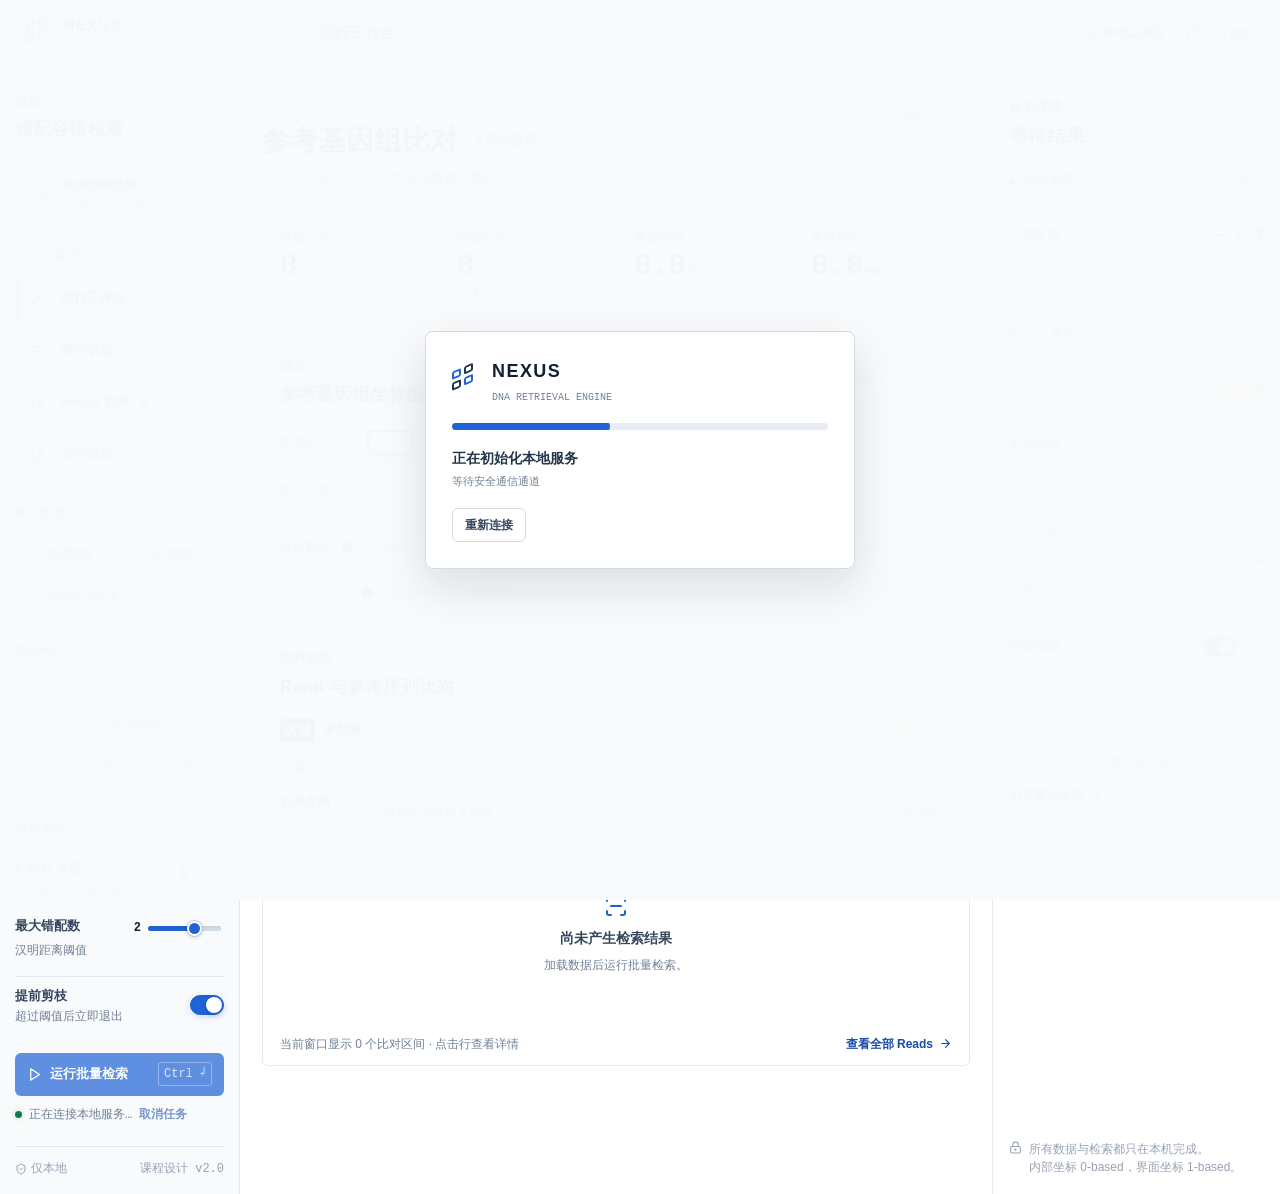
<file: src/dna_retrieval_engine/resources/web/index.html>
<!doctype html>
<html lang="zh-CN">
<head>
  <meta charset="utf-8">
  <meta name="viewport" content="width=device-width, initial-scale=1">
  <meta name="description" content="DNA Retrieval Engine 批量错配容错检索引擎">
  <title>DNA Retrieval Engine · Run workspace</title>
  <link rel="icon" href="data:,">
  <link rel="stylesheet" href="styles.css">
  <link rel="stylesheet" href="pages.css">
  <script src="vendor/lucide.min.js"></script>
</head>
<body class="run-page app-booting">
  <div class="startup-overlay" id="startup-overlay" role="status" aria-live="polite" aria-label="正在启动应用"><div class="startup-panel"><div class="startup-brand"><div class="brand-mark" aria-hidden="true"><span></span><span></span><span></span><span></span></div><div><strong>NEXUS</strong><span>DNA RETRIEVAL ENGINE</span></div></div><div class="startup-progress" aria-hidden="true"><span id="startup-progress-fill"></span></div><div class="startup-status"><strong id="startup-stage">正在加载本地界面</strong><span id="startup-detail">准备 WebView2 与本地服务</span></div><button class="secondary-button" id="startup-retry" type="button" hidden>重新连接</button></div></div>
  <div class="app-shell">
    <header class="topbar">
      <div class="brand-block">
        <div class="brand-mark" aria-hidden="true"><span></span><span></span><span></span><span></span></div>
        <div>
          <div class="brand-name">NEXUS</div>
          <div class="brand-product">DNA RETRIEVAL ENGINE</div>
        </div>
      </div>
      <div class="topbar-context"><strong>运行工作台</strong></div>
      <div class="topbar-meta">
        <span class="workspace-status"><i data-lucide="circle-check" aria-hidden="true"></i> 本地工作区</span>
        <button class="icon-button" type="button" title="打开帮助" aria-label="打开帮助" data-ui-action="help"><i data-lucide="circle-help" aria-hidden="true"></i></button>
        <button class="avatar-button" type="button" title="用户菜单" aria-label="用户菜单" data-ui-action="user-menu">DS</button>
      </div>
    </header>

    <div class="workspace-grid">
      <aside class="control-sidebar" aria-label="运行参数">
        <div class="sidebar-heading">
          <div>
            <div class="eyebrow">项目</div>
            <h1>错配容错检索</h1>
          </div>
          <button class="icon-button subtle" type="button" title="更多项目操作" aria-label="更多项目操作" data-ui-action="project-menu"><i data-lucide="ellipsis" aria-hidden="true"></i></button>
        </div>

        <div class="project-select">
          <div class="project-icon"><i data-lucide="dna" aria-hidden="true"></i></div>
          <div class="project-select-text">
            <strong id="project-name">尚未加载数据</strong>
            <span id="project-meta">课程设计 · 本地项目</span>
          </div>
          <i class="select-chevron" data-lucide="chevron-down" aria-hidden="true"></i>
        </div>

        <nav class="side-pages" aria-label="工作区页面">
          <div class="section-label-row"><span class="section-label">工作区页面</span><span class="section-meta">4 个视图</span></div>
          <a class="side-page is-active" href="index.html" aria-current="page"><span class="side-page-icon"><i data-lucide="play-circle" aria-hidden="true"></i></span><span><strong>运行工作台</strong></span><i class="side-page-arrow" data-lucide="chevron-right" aria-hidden="true"></i></a>
          <a class="side-page" href="pages/index-state.html"><span class="side-page-icon"><i data-lucide="database-zap" aria-hidden="true"></i></span><span><strong>索引状态</strong></span><i class="side-page-arrow" data-lucide="chevron-right" aria-hidden="true"></i></a>
          <a class="side-page" href="pages/reads.html"><span class="side-page-icon"><i data-lucide="list-tree" aria-hidden="true"></i></span><span><strong>Reads 列表 <b id="nav-read-count">0</b></strong></span><i class="side-page-arrow" data-lucide="chevron-right" aria-hidden="true"></i></a>
          <a class="side-page" href="pages/report.html"><span class="side-page-icon"><i data-lucide="file-chart-column" aria-hidden="true"></i></span><span><strong>运行报告</strong></span><i class="side-page-arrow" data-lucide="chevron-right" aria-hidden="true"></i></a>
        </nav>

        <section class="control-section input-section">
          <div class="section-label-row"><span class="section-label">输入数据</span><span class="section-meta" id="input-state-label">未加载</span></div>
          <div class="input-mode-tabs" role="tablist" aria-label="数据输入方式">
            <button class="input-mode-tab is-active" type="button" role="tab" aria-selected="true" data-input-mode="generate">生成数据</button>
            <button class="input-mode-tab" type="button" role="tab" aria-selected="false" data-input-mode="import">导入数据</button>
          </div>
          <div class="input-panel" id="generate-panel">
            <button class="file-field" id="choose-output-button" type="button">
              <i data-lucide="folder-output" aria-hidden="true"></i>
              <span><strong id="output-directory-name">选择保存位置</strong><small id="output-directory-path">将新建唯一数据集子目录</small></span>
              <i class="select-chevron" data-lucide="chevron-right" aria-hidden="true"></i>
            </button>
            <label class="compact-input-label" for="seed-input">随机种子 <span>可选</span></label>
            <input class="compact-input" id="seed-input" type="number" min="0" max="4294967295" placeholder="留空则随机生成" inputmode="numeric">
            <button class="secondary-button input-action" id="generate-button" type="button"><i data-lucide="sparkles" aria-hidden="true"></i> 生成并加载</button>
          </div>
          <div class="input-panel is-hidden" id="import-panel">
            <div class="input-subtabs" role="tablist" aria-label="导入方式">
              <button class="input-subtab is-active" type="button" role="tab" aria-selected="true" data-import-mode="folder">数据集文件夹</button>
              <button class="input-subtab" type="button" role="tab" aria-selected="false" data-import-mode="files">分别选择</button>
            </div>
            <div id="folder-import-panel">
              <button class="file-field" id="choose-dataset-button" type="button"><i data-lucide="folder-search" aria-hidden="true"></i><span><strong id="dataset-directory-name">选择数据集文件夹</strong><small id="dataset-directory-path">自动识别 FASTA / FASTQ / 可选真值</small></span><i class="select-chevron" data-lucide="chevron-right" aria-hidden="true"></i></button>
              <button class="secondary-button input-action" id="load-folder-button" type="button" disabled><i data-lucide="folder-check" aria-hidden="true"></i> 解析并加载</button>
            </div>
            <div class="is-hidden" id="files-import-panel">
              <button class="file-field" id="choose-reference-button" type="button"><i data-lucide="file-code-2" aria-hidden="true"></i><span><strong id="reference-file-name">选择参考序列</strong><small>.fa / .fasta</small></span><i class="select-chevron" data-lucide="chevron-right" aria-hidden="true"></i></button>
              <button class="file-field" id="choose-reads-button" type="button"><i data-lucide="files" aria-hidden="true"></i><span><strong id="reads-file-name">选择 Reads</strong><small>.fq / .fastq</small></span><i class="select-chevron" data-lucide="chevron-right" aria-hidden="true"></i></button>
              <button class="text-button truth-file-button" id="choose-truth-button" type="button"><i data-lucide="badge-check" aria-hidden="true"></i><span id="truth-file-name">选择真值文件（可选）</span></button>
              <button class="secondary-button input-action" id="load-files-button" type="button" disabled><i data-lucide="file-check-2" aria-hidden="true"></i> 加载所选文件</button>
            </div>
          </div>
          <div class="loaded-file-summary" id="loaded-file-summary"><i data-lucide="info" aria-hidden="true"></i><span>生成或导入数据后，四个页面会同步显示真实结果。</span></div>
        </section>

        <section class="control-section parameter-section">
          <div class="section-label-row"><span class="section-label">检索参数</span><span class="section-meta">手写索引</span></div>
          <div class="parameter-row">
            <div><label class="field-label" for="kmer-input">K-mer 长度</label><small class="field-help">作为种子的前缀长度</small></div>
            <div class="stepper" aria-label="K-mer length">
              <button class="stepper-button" type="button" data-step-target="kmer" data-step="-1" title="减小 K-mer"><i data-lucide="minus" aria-hidden="true"></i></button>
              <output id="kmer-output" class="stepper-value">6</output>
              <button class="stepper-button" type="button" data-step-target="kmer" data-step="1" title="增大 K-mer"><i data-lucide="plus" aria-hidden="true"></i></button>
            </div>
          </div>
          <div class="parameter-row">
            <div><label class="field-label" for="mismatch-range">最大错配数</label><small class="field-help">汉明距离阈值</small></div>
            <div class="range-wrap"><output id="mismatch-output">2</output><input id="mismatch-range" type="range" min="0" max="3" value="2" step="1" aria-label="最大错配数"></div>
          </div>
          <label class="toggle-row" for="prune-toggle">
            <span><strong>提前剪枝</strong><small>超过阈值后立即退出</small></span>
            <input id="prune-toggle" type="checkbox" checked>
            <span class="toggle-ui" aria-hidden="true"></span>
          </label>
        </section>

        <div class="sidebar-run">
          <button class="primary-button" id="run-button" type="button" disabled><i data-lucide="play" aria-hidden="true"></i><span>运行批量检索</span><kbd>Ctrl ↵</kbd></button>
          <div class="run-status" aria-live="polite"><span class="status-dot"></span><span id="run-status-text">正在连接本地服务…</span><button class="text-button" id="cancel-task-button" type="button" hidden>取消任务</button></div>
        </div>

        <div class="sidebar-footer">
          <span><i data-lucide="shield-check" aria-hidden="true"></i> 仅本地</span>
          <span>课程设计 v2.0</span>
        </div>
      </aside>

      <main class="main-workspace">
        <div class="workspace-header">
          <div>
            <div class="breadcrumb"><span>运行</span><i data-lucide="chevron-right" aria-hidden="true"></i><span>参考序列比对</span></div>
            <div class="title-line"><h2>参考基因组比对</h2><span class="live-pill" id="workspace-live"><span class="live-dot"></span> 等待数据</span></div>
            <p class="workspace-subtitle">在统一坐标系中检查 <code id="workspace-reference-id">尚未加载参考序列</code> 的容错命中结果。</p>
          </div>
          <div class="header-actions">
            <button class="secondary-button" id="export-button" type="button" disabled><i data-lucide="download" aria-hidden="true"></i> Export</button>
            <button class="icon-button" type="button" id="open-inspector-button" title="打开命中详情" aria-label="打开命中详情" hidden><i data-lucide="panel-right-open" aria-hidden="true"></i></button>
            <button class="icon-button" type="button" title="更多视图选项" aria-label="更多视图选项" data-ui-action="view-menu"><i data-lucide="sliders-horizontal" aria-hidden="true"></i></button>
          </div>
        </div>

        <section class="metric-strip" aria-label="检索摘要">
          <div class="metric"><span class="metric-label">读取片段</span><strong id="metric-read-count">0</strong><span class="metric-note" id="metric-read-note">等待数据集</span></div>
          <div class="metric"><span class="metric-label">容错命中</span><strong id="hit-count">0</strong><span class="metric-note positive" id="metric-hit-note"><i data-lucide="arrow-up-right" aria-hidden="true"></i> 尚未运行</span></div>
          <div class="metric"><span class="metric-label">候选剪枝</span><strong><span id="metric-prune-rate">0.0</span><span class="metric-unit">%</span></strong><span class="metric-note" id="metric-prune-note">等待检索</span></div>
          <div class="metric"><span class="metric-label">最近耗时</span><strong><span id="metric-elapsed">0.0</span><span class="metric-unit">ms</span></strong><span class="metric-note" id="metric-window-note">本地 · 尚未构建索引</span></div>
        </section>

        <section class="visual-panel" aria-labelledby="overview-heading">
          <div class="panel-heading">
              <div><span class="eyebrow">概览</span><h3 id="overview-heading">参考基因组坐标图</h3></div>
            <div class="panel-tools"><div class="overview-scale-control"><button class="icon-button subtle" type="button" id="overview-zoom-out" title="缩小坐标图" aria-label="缩小坐标图"><i data-lucide="minus" aria-hidden="true"></i></button><span id="overview-zoom-label">1×</span><button class="icon-button subtle" type="button" id="overview-zoom-in" title="放大坐标图" aria-label="放大坐标图"><i data-lucide="plus" aria-hidden="true"></i></button></div><span class="coordinate-readout" id="coordinate-readout">未加载 : —</span><button class="icon-button subtle" type="button" title="复制坐标" aria-label="复制坐标" data-ui-action="copy-coordinate"><i data-lucide="copy" aria-hidden="true"></i></button></div>
          </div>
          <div class="overview-scroll" id="overview-scroll"><div class="overview-map" id="overview-map">
            <div class="map-label">参考序列</div>
            <div class="map-track" id="map-track"><div class="map-axis" id="map-axis"><span>0</span><span>0</span><span>0</span><span>0</span><span>0 bp</span></div><div class="genome-line"></div><div class="window-viewport" id="window-viewport" role="slider" aria-label="滑动参考序列窗口" tabindex="0"></div></div>
            <div class="map-label">命中区域</div>
            <div class="map-track hit-track" id="hit-track"><div class="genome-line"></div></div>
          </div></div>
          <div class="window-control"><span class="window-control-label">滑动窗口</span><input id="window-range" type="range" min="0" max="0" value="0" step="1" aria-label="参考序列窗口起点" disabled><output id="window-range-value">—</output><span class="window-control-help">拖动蓝色窗口查看不同位置</span></div>
          <div class="overview-legend"><span><i class="legend-swatch hit"></i> 容错命中</span><span><i class="legend-swatch selected"></i> 当前选中</span><span><i class="legend-swatch mismatch"></i> 错配碱基</span><span class="overview-hint"><i data-lucide="mouse-pointer-2" aria-hidden="true"></i> 点击命中查看详情</span></div>
        </section>

        <section class="visual-panel alignment-panel" aria-labelledby="alignment-heading">
          <div class="panel-heading alignment-heading">
            <div><span class="eyebrow">比对沙盘</span><h3 id="alignment-heading">Read 与参考序列比对</h3></div>
            <div class="alignment-tools">
              <div class="zoom-control"><button class="icon-button subtle" type="button" id="zoom-out" title="缩小序列视图" aria-label="缩小序列视图"><i data-lucide="zoom-out" aria-hidden="true"></i></button><span id="zoom-label">1×</span><button class="icon-button subtle" type="button" id="zoom-in" title="放大序列视图" aria-label="放大序列视图"><i data-lucide="zoom-in" aria-hidden="true"></i></button></div>
              <button class="icon-button subtle" type="button" id="center-view" title="回到选中命中" aria-label="回到选中命中"><i data-lucide="locate-fixed" aria-hidden="true"></i></button>
            </div>
          </div>
          <div class="sequence-toolbar">
            <div class="sequence-location"><span class="location-badge">区域</span><strong id="window-location">未加载:—</strong><span class="location-muted" id="window-size-label">70 bp 窗口</span></div>
            <div class="sequence-legend"><span><i class="legend-chip ref-chip"></i> 参考序列</span><span><i class="legend-chip mismatch-chip"></i> 容错错配</span></div>
          </div>
          <div class="alignment-scroll zoom-1" id="alignment-scroll">
            <div class="ruler-row"><div class="row-label">位置</div><div class="position-ruler" id="position-ruler"></div><div class="row-score">状态</div></div>
            <div class="reference-row"><div class="row-label"><strong>参考序列</strong><small id="alignment-reference-id">未加载</small></div><div class="reference-sequence sequence" id="reference-sequence"></div><div class="row-score"><span class="status-label neutral">参考序列</span></div></div>
            <div class="alignment-divider"></div>
            <div class="read-list" id="read-list"></div>
          </div>
          <div class="alignment-footer"><span id="alignment-summary"><i data-lucide="info" aria-hidden="true"></i> 当前窗口显示 6 条匹配 · 点击行查看详情</span><a class="text-button" href="pages/reads.html">查看全部 Reads <i data-lucide="arrow-right" aria-hidden="true"></i></a></div>
        </section>

      </main>

      <aside class="inspector" aria-label="命中详情">
        <div class="inspector-header"><div><span class="eyebrow">命中详情</span><h2 id="inspector-title">等待结果</h2></div><button class="icon-button subtle" type="button" id="toggle-inspector" title="收起详情" aria-label="收起详情" aria-expanded="true"><i data-lucide="panel-right-close" aria-hidden="true"></i></button></div>
        <div class="inspector-status"><span class="status-dot"></span><strong id="inspector-status">尚未运行</strong><span id="inspector-position">位置 —</span></div>
        <div class="distance-block"><div class="distance-head"><span>汉明距离</span><strong id="distance-value">— / 2</strong></div><div class="distance-bar"><span id="distance-fill" style="width: 0"></span></div><div class="distance-scale"><span>0 完全一致</span><span>允许范围</span><span id="distance-reject-label">&gt; 2 拒绝</span></div></div>
        <div class="inspector-section"><span class="section-label">Read 序列</span><div class="inspector-sequence" id="inspector-sequence"></div><div class="sequence-note"><span>— bp</span><span id="inspector-mismatch-count">等待结果</span></div></div>
        <div class="inspector-section"><span class="section-label">查找路径</span><dl class="trace-list"><div><dt>种子前缀</dt><dd><code id="trace-seed">—</code></dd></div><div><dt>哈希桶</dt><dd id="trace-bucket">—</dd></div><div><dt>候选位置</dt><dd id="trace-candidates">—</dd></div><div><dt>比较字符</dt><dd id="trace-compared">—</dd></div><div><dt>已剪枝</dt><dd id="trace-pruned">—</dd></div></dl></div>
        <div class="inspector-section mismatch-section"><div class="section-label-row"><span class="section-label">错配碱基</span><label class="mini-toggle"><input id="mismatch-toggle" type="checkbox" checked><span>显示</span></label></div><div class="mismatch-list" id="mismatch-list"></div></div>
        <div class="inspector-actions"><button class="secondary-button full-button" type="button" id="copy-result"><i data-lucide="copy" aria-hidden="true"></i> 复制命中摘要</button><button class="text-button full-text-button" type="button" data-ui-action="trace">打开算法追踪 <i data-lucide="arrow-up-right" aria-hidden="true"></i></button></div>
        <div class="inspector-footnote"><i data-lucide="lock-keyhole" aria-hidden="true"></i><span>所有数据与检索都只在本机完成。<br>内部坐标 0-based，界面坐标 1-based。</span></div>
      </aside>
    </div>
  </div>
  <div class="toast" id="toast" role="status" aria-live="polite"></div>
  <script src="bridge-client.js"></script>
  <script src="state-store.js"></script>
  <script src="ui-state.js"></script>
  <script src="router.js"></script>
  <script src="ui-actions.js"></script>
  <script src="app.js"></script>
  <script src="pages.js"></script>
</body>
</html>
</file>
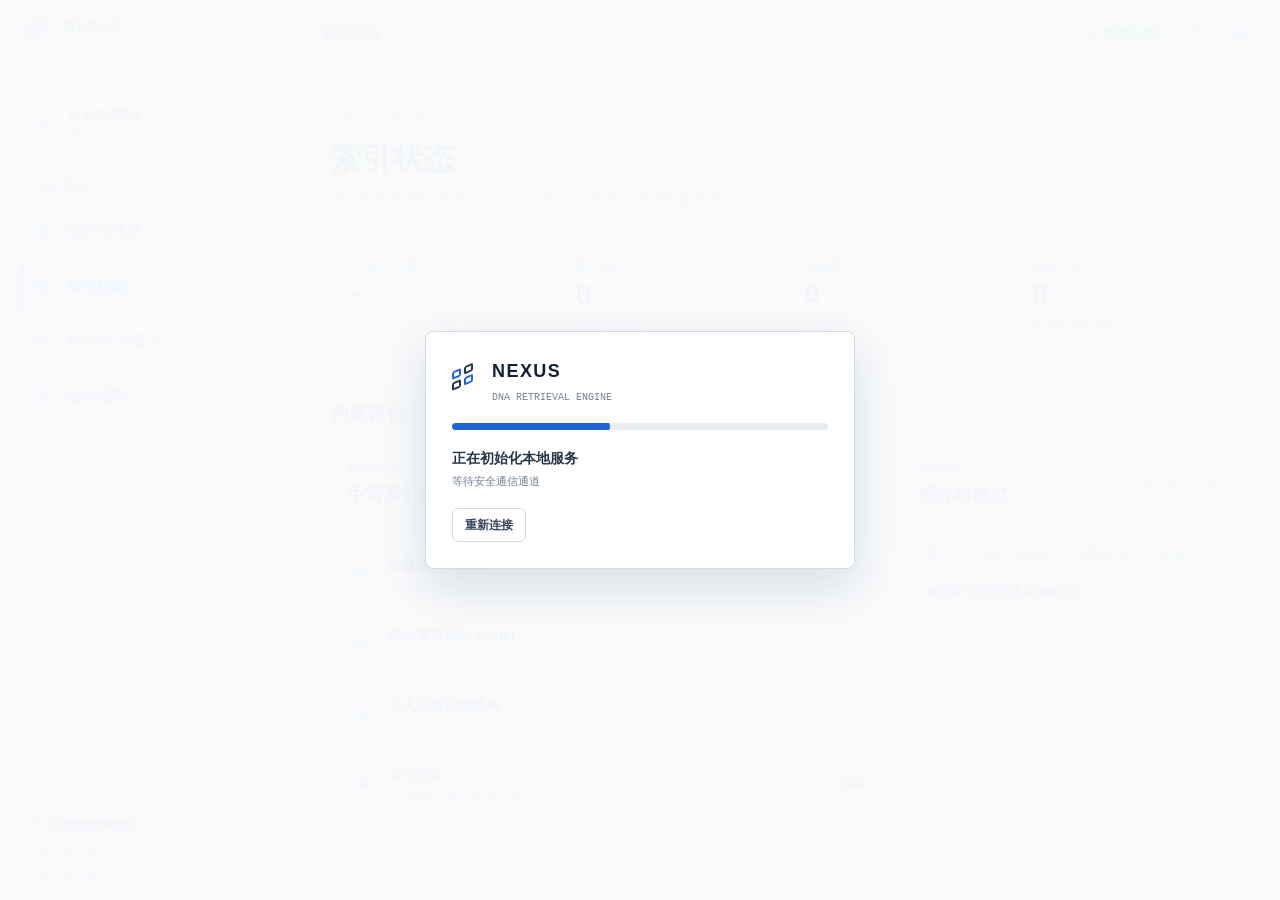
<file: src/dna_retrieval_engine/resources/web/pages/index-state.html>
<!doctype html>
<html lang="zh-CN">
<head>
  <meta charset="utf-8">
  <meta name="viewport" content="width=device-width, initial-scale=1">
  <meta name="description" content="DNA Retrieval Engine 索引状态">
  <title>索引状态 · DNA Retrieval Engine</title>
  <link rel="icon" href="data:,">
  <link rel="stylesheet" href="../styles.css">
  <link rel="stylesheet" href="../pages.css">
  <script src="../vendor/lucide.min.js"></script>
</head>
<body class="app-booting">
  <div class="startup-overlay" id="startup-overlay" role="status" aria-live="polite" aria-label="正在启动应用"><div class="startup-panel"><div class="startup-brand"><div class="brand-mark" aria-hidden="true"><span></span><span></span><span></span><span></span></div><div><strong>NEXUS</strong><span>DNA RETRIEVAL ENGINE</span></div></div><div class="startup-progress" aria-hidden="true"><span id="startup-progress-fill"></span></div><div class="startup-status"><strong id="startup-stage">正在加载本地界面</strong><span id="startup-detail">准备 WebView2 与本地服务</span></div><button class="secondary-button" id="startup-retry" type="button" hidden>重新连接</button></div></div>
  <div class="secondary-shell">
    <header class="topbar">
      <div class="brand-block">
        <div class="brand-mark" aria-hidden="true"><span></span><span></span><span></span><span></span></div>
        <div><div class="brand-name">NEXUS</div><div class="brand-product">DNA RETRIEVAL ENGINE</div></div>
      </div>
      <div class="topbar-context"><strong>索引状态</strong></div>
      <div class="topbar-meta"><span class="workspace-status"><i data-lucide="circle-check" aria-hidden="true"></i> 本地工作区</span><button class="icon-button" type="button" title="打开帮助" aria-label="打开帮助" data-ui-action="help"><i data-lucide="circle-help" aria-hidden="true"></i></button><button class="avatar-button" type="button" title="用户菜单" aria-label="用户菜单" data-ui-action="user-menu">DS</button></div>
    </header>
    <div class="secondary-grid">
      <aside class="page-sidebar" aria-label="工作区页面">
        <div class="page-project"><div class="project-icon"><i data-lucide="dna" aria-hidden="true"></i></div><div><strong data-project-name>尚未加载数据</strong><small data-project-meta>课程设计 · 本地项目</small></div></div>
        <nav class="page-nav">
          <div class="page-nav-label">工作区页面</div>
          <a href="../index.html"><span class="page-nav-icon"><i data-lucide="play-circle" aria-hidden="true"></i></span><span><strong>运行工作台</strong></span><i class="page-nav-arrow" data-lucide="chevron-right" aria-hidden="true"></i></a>
          <a class="is-active" href="index-state.html" aria-current="page"><span class="page-nav-icon"><i data-lucide="database-zap" aria-hidden="true"></i></span><span><strong>索引状态</strong></span><i class="page-nav-arrow" data-lucide="chevron-right" aria-hidden="true"></i></a>
          <a href="reads.html"><span class="page-nav-icon"><i data-lucide="list-tree" aria-hidden="true"></i></span><span><strong>Reads 列表 <b data-read-count>0</b></strong></span><i class="page-nav-arrow" data-lucide="chevron-right" aria-hidden="true"></i></a>
          <a href="report.html"><span class="page-nav-icon"><i data-lucide="file-chart-column" aria-hidden="true"></i></span><span><strong>运行报告</strong></span><i class="page-nav-arrow" data-lucide="chevron-right" aria-hidden="true"></i></a>
        </nav>
        <div class="page-side-note"><strong><i data-lucide="shield-check" aria-hidden="true"></i> 手写数据结构模式</strong><span>拉链法哈希表 + 单链表位置集合</span><span id="index-side-reference">连续字符数组 · 等待数据</span></div>
      </aside>
      <main class="page-main">
        <div class="page-main-header">
          <div><div class="page-breadcrumb"><span>工作区</span><i data-lucide="chevron-right" aria-hidden="true"></i><span>索引状态</span></div><h1>索引状态</h1><p class="page-lede">查看参考基因组的手写 K-mer 拉链法哈希索引是否构建完整。</p></div>
        </div>

        <section class="page-section">
          <div class="page-stat-grid"><div class="page-stat"><span class="page-stat-label">K-MER 长度</span><strong id="index-k">—</strong><span class="page-stat-note">种子窗口 · 1 bp 步长</span></div><div class="page-stat"><span class="page-stat-label">索引窗口</span><strong id="index-windows">0</strong><span class="page-stat-note" id="index-reference-note">等待参考序列</span></div><div class="page-stat"><span class="page-stat-label">哈希桶</span><strong id="index-buckets">0</strong><span class="page-stat-note" id="index-bucket-note">尚未构建</span></div><div class="page-stat"><span class="page-stat-label">链表节点</span><strong id="index-nodes">0</strong><span class="page-stat-note" id="index-integrity-note">等待完整性检查</span></div></div>
        </section>

        <section class="page-section"><div class="page-section-heading"><h2>构建路径</h2><p>只读展示当前数据集已构建的索引</p></div><div class="split-grid"><div class="page-panel"><div class="page-panel-heading"><div><span class="eyebrow">数据结构</span><h3>手写索引构建流程</h3></div><span class="result-pill" id="index-status-pill">等待构建</span></div><div class="page-panel-body index-flow"><div class="flow-step"><span class="flow-marker">01</span><span><strong>读取参考基因组</strong><small>连续字符数组 · A / T / C / G</small></span><span class="flow-value" id="flow-reference">—</span></div><div class="flow-step"><span class="flow-marker">02</span><span><strong>滑动窗口切分 K-mer</strong><small id="flow-window-note">步长 1 · 覆盖全部窗口</small></span><span class="flow-value" id="flow-windows">—</span></div><div class="flow-step"><span class="flow-marker">03</span><span><strong>写入拉链法哈希表</strong><small>键：K-mer · 值：单链表头节点</small></span><span class="flow-value" id="flow-buckets">—</span></div><div class="flow-step"><span class="flow-marker">04</span><span><strong>索引校验</strong><small>节点数量与窗口数量一致</small></span><span class="flow-value" id="flow-integrity">等待</span></div></div></div><div class="page-panel"><div class="page-panel-heading"><div><span class="eyebrow">桶分布</span><h3>桶分布概览</h3></div><span class="table-caption">最长前 6 个桶</span></div><div class="page-panel-body"><table class="bucket-table"><thead><tr><th>桶 / K-mer</th><th>冲突链 / 位置节点</th><th>占用</th></tr></thead><tbody id="bucket-table-body"><tr><td colspan="3">加载数据后显示真实桶链统计</td></tr></tbody></table></div></div></div></section>

      </main>
    </div>
  </div>
  <div class="toast" id="toast" role="status" aria-live="polite"></div>
  <script src="../bridge-client.js"></script>
  <script src="../state-store.js"></script>
  <script src="../ui-state.js"></script>
  <script src="../ui-actions.js"></script>
  <script src="../pages.js"></script>
</body>
</html>
</file>
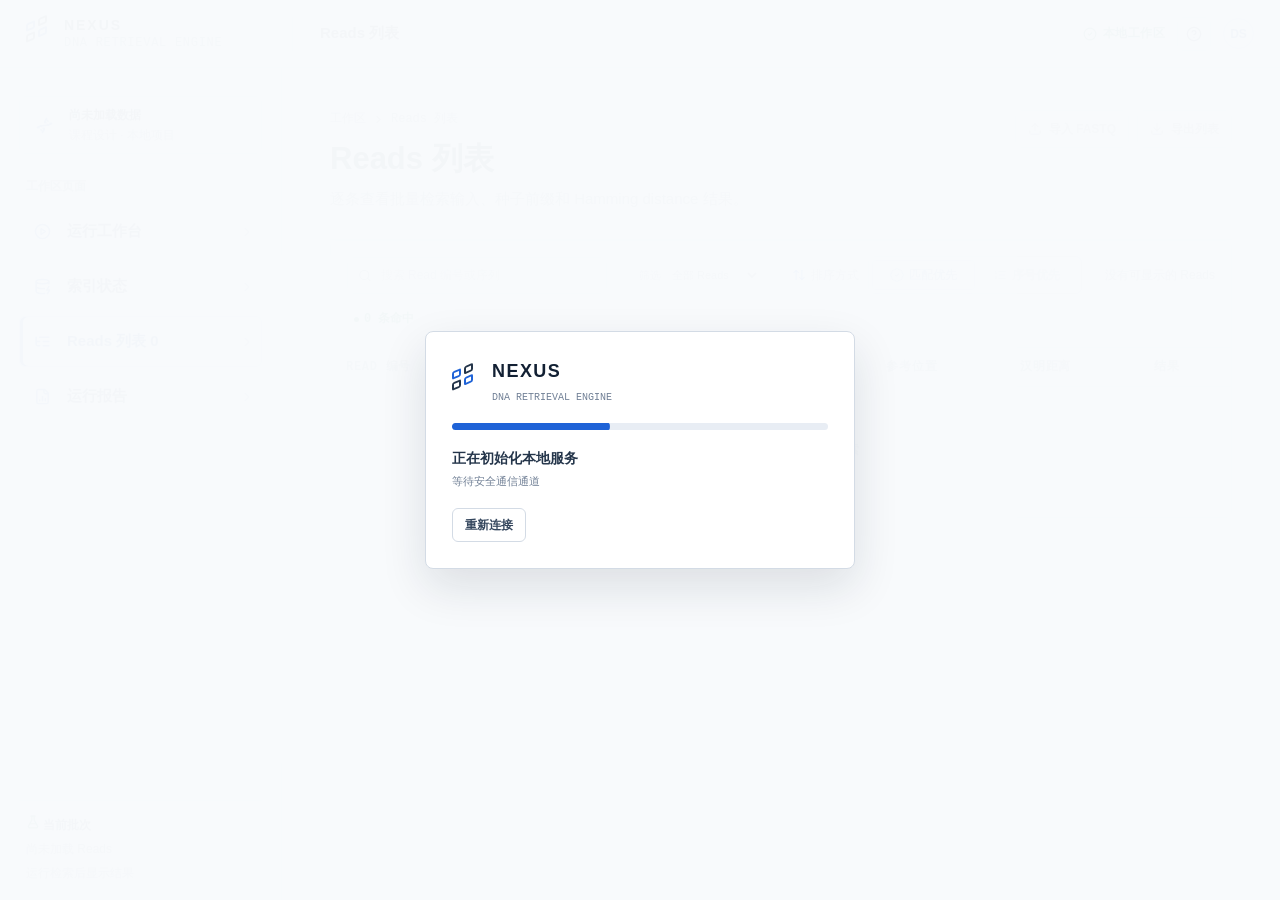
<file: src/dna_retrieval_engine/resources/web/pages/reads.html>
<!doctype html>
<html lang="zh-CN">
<head>
  <meta charset="utf-8">
  <meta name="viewport" content="width=device-width, initial-scale=1">
  <meta name="description" content="DNA Retrieval Engine Reads 列表">
  <title>Reads 列表 · DNA Retrieval Engine</title>
  <link rel="icon" href="data:,">
  <link rel="stylesheet" href="../styles.css">
  <link rel="stylesheet" href="../pages.css">
  <script src="../vendor/lucide.min.js"></script>
</head>
<body class="app-booting">
  <div class="startup-overlay" id="startup-overlay" role="status" aria-live="polite" aria-label="正在启动应用"><div class="startup-panel"><div class="startup-brand"><div class="brand-mark" aria-hidden="true"><span></span><span></span><span></span><span></span></div><div><strong>NEXUS</strong><span>DNA RETRIEVAL ENGINE</span></div></div><div class="startup-progress" aria-hidden="true"><span id="startup-progress-fill"></span></div><div class="startup-status"><strong id="startup-stage">正在加载本地界面</strong><span id="startup-detail">准备 WebView2 与本地服务</span></div><button class="secondary-button" id="startup-retry" type="button" hidden>重新连接</button></div></div>
  <div class="secondary-shell">
    <header class="topbar">
      <div class="brand-block"><div class="brand-mark" aria-hidden="true"><span></span><span></span><span></span><span></span></div><div><div class="brand-name">NEXUS</div><div class="brand-product">DNA RETRIEVAL ENGINE</div></div></div>
      <div class="topbar-context"><strong>Reads 列表</strong><small>READ EXPLORER</small></div>
      <div class="topbar-meta"><span class="workspace-status"><i data-lucide="circle-check" aria-hidden="true"></i> 本地工作区</span><button class="icon-button" type="button" title="打开帮助" aria-label="打开帮助" data-ui-action="help"><i data-lucide="circle-help" aria-hidden="true"></i></button><button class="avatar-button" type="button" title="用户菜单" aria-label="用户菜单" data-ui-action="user-menu">DS</button></div>
    </header>
    <div class="secondary-grid">
      <aside class="page-sidebar" aria-label="工作区页面">
        <div class="page-project"><div class="project-icon"><i data-lucide="dna" aria-hidden="true"></i></div><div><strong data-project-name>尚未加载数据</strong><small data-project-meta>课程设计 · 本地项目</small></div></div>
        <nav class="page-nav"><div class="page-nav-label">工作区页面 PAGES</div><a href="../index.html"><span class="page-nav-icon"><i data-lucide="play-circle" aria-hidden="true"></i></span><span><strong>运行工作台</strong><small>Run workspace</small></span><i class="page-nav-arrow" data-lucide="chevron-right" aria-hidden="true"></i></a><a href="index-state.html"><span class="page-nav-icon"><i data-lucide="database-zap" aria-hidden="true"></i></span><span><strong>索引状态</strong><small>Index health</small></span><i class="page-nav-arrow" data-lucide="chevron-right" aria-hidden="true"></i></a><a class="is-active" href="reads.html" aria-current="page"><span class="page-nav-icon"><i data-lucide="list-tree" aria-hidden="true"></i></span><span><strong>Reads 列表 <b data-read-count>0</b></strong><small>Read explorer</small></span><i class="page-nav-arrow" data-lucide="chevron-right" aria-hidden="true"></i></a><a href="report.html"><span class="page-nav-icon"><i data-lucide="file-chart-column" aria-hidden="true"></i></span><span><strong>运行报告</strong><small>Run report</small></span><i class="page-nav-arrow" data-lucide="chevron-right" aria-hidden="true"></i></a></nav>
        <div class="page-side-note"><strong><i data-lucide="flask-conical" aria-hidden="true"></i> 当前批次</strong><span id="reads-side-summary">尚未加载 Reads</span><span id="reads-side-result">运行检索后显示结果</span></div>
      </aside>
      <main class="page-main">
        <div class="page-main-header"><div><div class="page-breadcrumb"><span>工作区</span><i data-lucide="chevron-right" aria-hidden="true"></i><span>Reads 列表</span></div><h1>Reads 列表 <small>READ EXPLORER</small></h1><p class="page-lede">逐条查看批量检索输入、种子前缀和 Hamming distance 结果。<span>Review the input reads and their tolerant-match traces.</span></p></div><div class="page-actions"><button class="secondary-button" id="go-import-button" type="button" data-local-action="navigate-import" disabled><i data-lucide="upload" aria-hidden="true"></i> 导入 FASTQ</button><button class="secondary-button" id="export-reads-button" type="button" disabled><i data-lucide="download" aria-hidden="true"></i> 导出列表</button></div></div>

        <section class="page-section"><div class="page-panel"><div class="reads-toolbar"><label class="search-field" for="read-filter"><i data-lucide="search" aria-hidden="true"></i><input id="read-filter" type="search" placeholder="搜索 Read 编号或序列" autocomplete="off"></label><span class="filter-note" id="read-filter-note">等待检索结果</span><span class="result-pill" id="reads-result-pill">0 条命中</span></div><div class="reads-table-wrap"><table class="reads-table"><thead><tr><th>READ 编号</th><th>序列 · 50–150 bp</th><th>种子前缀</th><th>参考位置</th><th>汉明距离</th><th>结果</th></tr></thead><tbody id="reads-table-body"><tr><td colspan="6">请先在运行工作台加载数据并运行检索</td></tr></tbody></table></div></div></section>

      </main>
    </div>
  </div>
  <div class="toast" id="toast" role="status" aria-live="polite"></div>
  <script src="../bridge-client.js"></script>
  <script src="../state-store.js"></script>
  <script src="../ui-state.js"></script>
  <script src="../ui-actions.js"></script>
  <script src="../pages.js"></script>
</body>
</html>
</file>
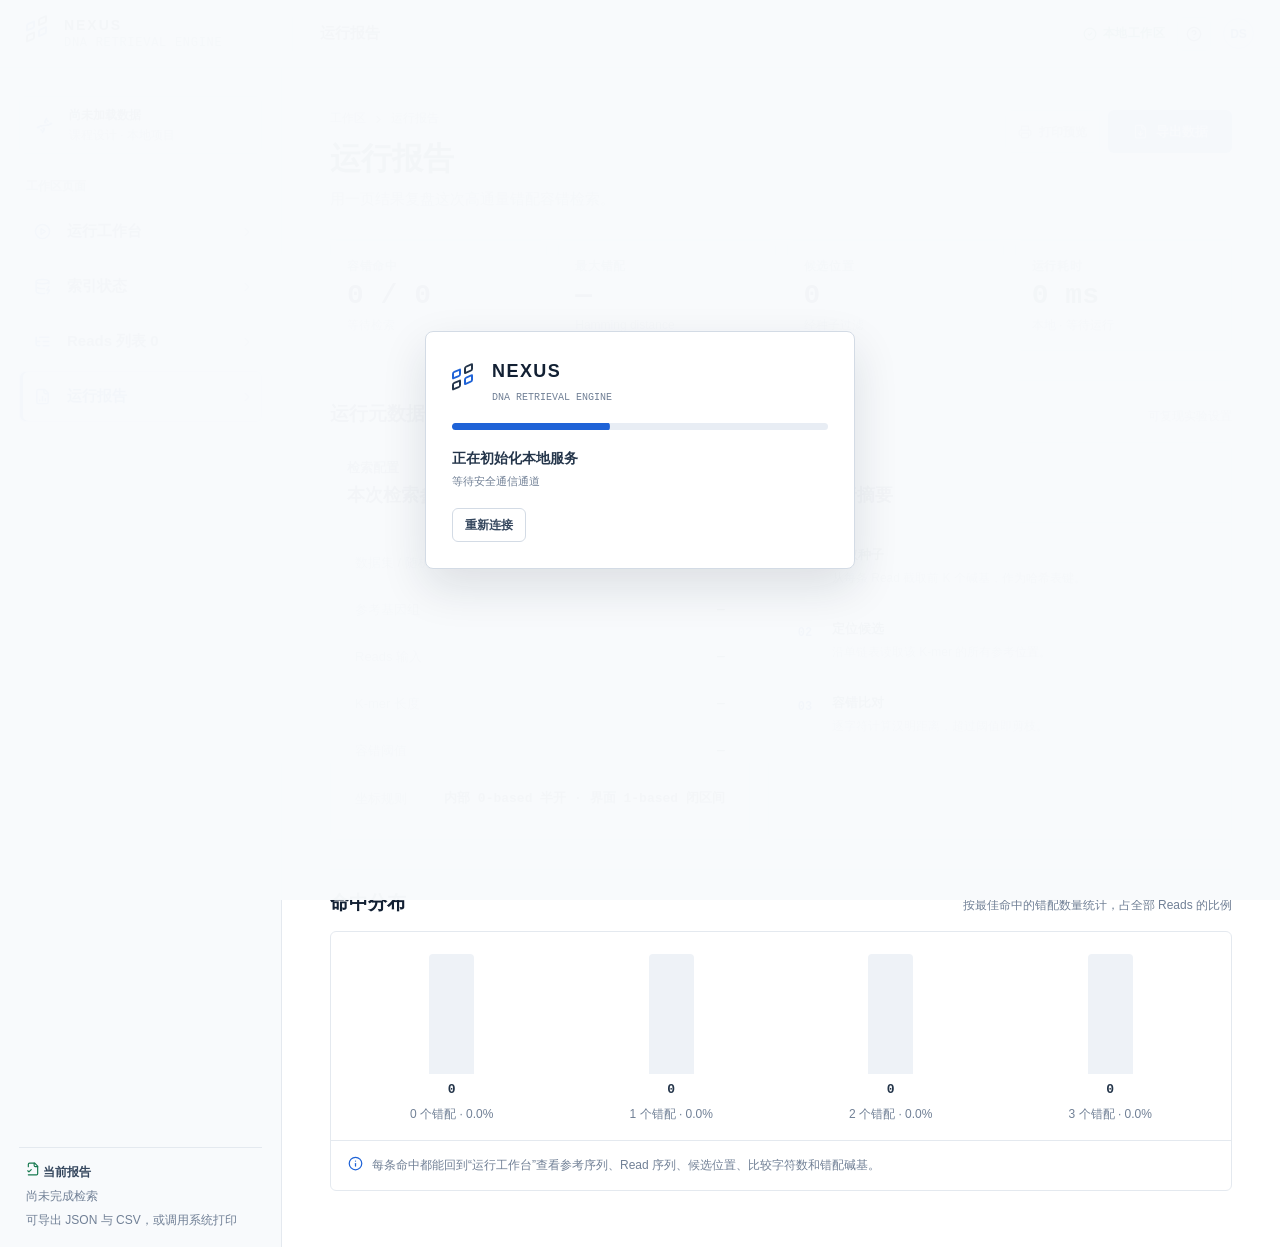
<file: src/dna_retrieval_engine/resources/web/pages/report.html>
<!doctype html>
<html lang="zh-CN">
<head>
  <meta charset="utf-8">
  <meta name="viewport" content="width=device-width, initial-scale=1">
  <meta name="description" content="DNA Retrieval Engine 运行报告">
  <title>运行报告 · DNA Retrieval Engine</title>
  <link rel="icon" href="data:,">
  <link rel="stylesheet" href="../styles.css">
  <link rel="stylesheet" href="../pages.css">
  <script src="../vendor/lucide.min.js"></script>
</head>
<body class="app-booting">
  <div class="startup-overlay" id="startup-overlay" role="status" aria-live="polite" aria-label="正在启动应用"><div class="startup-panel"><div class="startup-brand"><div class="brand-mark" aria-hidden="true"><span></span><span></span><span></span><span></span></div><div><strong>NEXUS</strong><span>DNA RETRIEVAL ENGINE</span></div></div><div class="startup-progress" aria-hidden="true"><span id="startup-progress-fill"></span></div><div class="startup-status"><strong id="startup-stage">正在加载本地界面</strong><span id="startup-detail">准备 WebView2 与本地服务</span></div><button class="secondary-button" id="startup-retry" type="button" hidden>重新连接</button></div></div>
  <div class="secondary-shell">
    <header class="topbar">
      <div class="brand-block"><div class="brand-mark" aria-hidden="true"><span></span><span></span><span></span><span></span></div><div><div class="brand-name">NEXUS</div><div class="brand-product">DNA RETRIEVAL ENGINE</div></div></div>
      <div class="topbar-context"><strong>运行报告</strong><small>RUN REPORT</small></div>
      <div class="topbar-meta"><span class="workspace-status"><i data-lucide="circle-check" aria-hidden="true"></i> 本地工作区</span><button class="icon-button" type="button" title="打开帮助" aria-label="打开帮助" data-ui-action="help"><i data-lucide="circle-help" aria-hidden="true"></i></button><button class="avatar-button" type="button" title="用户菜单" aria-label="用户菜单" data-ui-action="user-menu">DS</button></div>
    </header>
    <div class="secondary-grid">
      <aside class="page-sidebar" aria-label="工作区页面">
        <div class="page-project"><div class="project-icon"><i data-lucide="dna" aria-hidden="true"></i></div><div><strong data-project-name>尚未加载数据</strong><small data-project-meta>课程设计 · 本地项目</small></div></div>
        <nav class="page-nav"><div class="page-nav-label">工作区页面 PAGES</div><a href="../index.html"><span class="page-nav-icon"><i data-lucide="play-circle" aria-hidden="true"></i></span><span><strong>运行工作台</strong><small>Run workspace</small></span><i class="page-nav-arrow" data-lucide="chevron-right" aria-hidden="true"></i></a><a href="index-state.html"><span class="page-nav-icon"><i data-lucide="database-zap" aria-hidden="true"></i></span><span><strong>索引状态</strong><small>Index health</small></span><i class="page-nav-arrow" data-lucide="chevron-right" aria-hidden="true"></i></a><a href="reads.html"><span class="page-nav-icon"><i data-lucide="list-tree" aria-hidden="true"></i></span><span><strong>Reads 列表 <b data-read-count>0</b></strong><small>Read explorer</small></span><i class="page-nav-arrow" data-lucide="chevron-right" aria-hidden="true"></i></a><a class="is-active" href="report.html" aria-current="page"><span class="page-nav-icon"><i data-lucide="file-chart-column" aria-hidden="true"></i></span><span><strong>运行报告</strong><small>Run report</small></span><i class="page-nav-arrow" data-lucide="chevron-right" aria-hidden="true"></i></a></nav>
        <div class="page-side-note"><strong><i data-lucide="file-check-2" aria-hidden="true"></i> 当前报告</strong><span id="report-run-id">尚未完成检索</span><span>可导出 JSON 与 CSV，或调用系统打印</span></div>
      </aside>
      <main class="page-main">
        <div class="page-main-header"><div><div class="page-breadcrumb"><span>工作区</span><i data-lucide="chevron-right" aria-hidden="true"></i><span>运行报告</span></div><h1>运行报告 <small>RUN REPORT</small></h1><p class="page-lede">用一页结果复盘这次高通量错配容错检索。<span>Summarize the completed tolerant-search run.</span></p></div><div class="page-actions"><button class="secondary-button" id="print-report-button" type="button" disabled><i data-lucide="printer" aria-hidden="true"></i> 打印预览</button><button class="primary-button page-action-primary" id="export-report-button" type="button" disabled><i data-lucide="file-down" aria-hidden="true"></i> 导出数据</button></div></div>

        <section class="page-section"><div class="page-stat-grid"><div class="page-stat"><span class="page-stat-label">容错命中</span><strong id="report-hits">0 / 0</strong><span class="page-stat-note" id="report-rate">等待检索</span></div><div class="page-stat"><span class="page-stat-label">最大错配</span><strong id="report-threshold">—</strong><span class="page-stat-note">Hamming distance</span></div><div class="page-stat"><span class="page-stat-label">候选位置</span><strong id="report-candidates">0</strong><span class="page-stat-note">经种子过滤</span></div><div class="page-stat"><span class="page-stat-label">运行耗时</span><strong id="report-elapsed">0 ms</strong><span class="page-stat-note" id="report-k">本地 · 等待运行</span></div></div></section>

        <section class="page-section"><div class="page-section-heading"><h2>运行元数据 <small>RUN METADATA</small></h2><p>可复现实验设置</p></div><div class="report-grid"><div class="page-panel"><div class="page-panel-heading"><div><span class="eyebrow">检索配置</span><h3>本次检索参数</h3></div><span class="result-pill" id="report-status-pill">等待运行</span></div><div class="page-panel-body report-list"><div class="report-row"><span>数据集 / 随机种子</span><strong id="meta-dataset">—</strong></div><div class="report-row"><span>参考基因组</span><strong id="meta-reference">—</strong></div><div class="report-row"><span>Reads 输入</span><strong id="meta-reads">—</strong></div><div class="report-row"><span>K-mer 长度</span><strong id="meta-k">—</strong></div><div class="report-row"><span>容错阈值</span><strong id="meta-threshold">—</strong></div><div class="report-row"><span>坐标规则</span><strong>内部 0-based 半开 · 界面 1-based 闭区间</strong></div></div></div><div class="page-panel"><div class="page-panel-heading"><div><span class="eyebrow">方法摘要</span><h3>算法执行摘要</h3></div></div><div class="page-panel-body"><div class="method-step"><span class="method-number">01</span><div><strong>提取种子</strong><p id="method-seed">从每条 Read 截取前 K 个碱基，作为哈希表键。</p></div></div><div class="method-step"><span class="method-number">02</span><div><strong>定位候选</strong><p id="method-candidates">沿单链表读取该 K-mer 的所有参考位置。</p></div></div><div class="method-step"><span class="method-number">03</span><div><strong>容错比对</strong><p id="method-compare">逐字符计算汉明距离，超过阈值即剪枝。</p></div></div></div></div></div></section>

        <section class="page-section"><div class="page-section-heading"><h2>命中分布 <small>MATCH DISTRIBUTION</small></h2><p>按最佳命中的错配数量统计，占全部 Reads 的比例</p></div><div class="page-panel"><div class="distribution" id="report-distribution"><div class="distribution-item"><div class="distribution-bar"><span style="height:0"></span></div><strong>0</strong><small>0 个错配 · 0%</small></div><div class="distribution-item"><div class="distribution-bar"><span style="height:0"></span></div><strong>0</strong><small>1 个错配 · 0%</small></div><div class="distribution-item"><div class="distribution-bar"><span style="height:0"></span></div><strong>0</strong><small>2 个错配 · 0%</small></div><div class="distribution-item"><div class="distribution-bar"><span style="height:0"></span></div><strong>0</strong><small>3 个错配 · 0%</small></div></div><div class="export-note"><i data-lucide="info" aria-hidden="true"></i><span>每条命中都能回到“运行工作台”查看参考序列、Read 序列、候选位置、比较字符数和错配碱基。</span></div></div></section>
      </main>
    </div>
  </div>
  <div class="toast" id="toast" role="status" aria-live="polite"></div>
  <script src="../bridge-client.js"></script>
  <script src="../state-store.js"></script>
  <script src="../ui-state.js"></script>
  <script src="../ui-actions.js"></script>
  <script src="../pages.js"></script>
</body>
</html>
</file>
<file: src/dna_retrieval_engine/resources/web/styles.css>
:root {
  --ink-950: #122033;
  --ink-800: #24354a;
  --ink-700: #34465d;
  --muted: #718096;
  --muted-2: #98a2b3;
  --line: #e4e9ef;
  --line-strong: #d3dbe5;
  --surface: #ffffff;
  --surface-subtle: #f8fafc;
  --surface-blue: #f1f6ff;
  --blue: #1f63d7;
  --blue-deep: #174ca8;
  --blue-line: #bad0f5;
  --green: #16794f;
  --green-soft: #e8f5ef;
  --amber: #b86d0b;
  --amber-soft: #fff4da;
  --red: #c43d3d;
  --red-soft: #fdecec;
  --radius: 6px;
  --motion-fast: 160ms;
  --motion-base: 240ms;
  --motion-slow: 320ms;
  --ease-standard: cubic-bezier(.2, .8, .2, 1);
  --ease-spring: cubic-bezier(.2, .9, .25, 1.15);
  --card-shadow-hover: 0 10px 28px rgba(18, 32, 51, .07), 0 2px 7px rgba(18, 32, 51, .04);
  --mono: "IBM Plex Mono", "SFMono-Regular", Consolas, "Liberation Mono", monospace;
  --sans: Inter, ui-sans-serif, -apple-system, BlinkMacSystemFont, "Segoe UI", sans-serif;
}

* { box-sizing: border-box; }
html { background: var(--surface); color: var(--ink-950); }
body { margin: 0; min-width: 320px; background: var(--surface); color: var(--ink-950); font-family: var(--sans); font-size: 14px; line-height: 1.5; }
button, input { font: inherit; }
button { border: 0; }
button, [role="button"] { cursor: pointer; }
button:disabled { cursor: not-allowed; opacity: .56; transform: none !important; }
button, input, [role="button"] { -webkit-tap-highlight-color: transparent; }
button:focus-visible, input:focus-visible, [role="button"]:focus-visible { outline: 3px solid rgba(31, 99, 215, .22); outline-offset: 2px; }
code { color: var(--blue-deep); font-family: var(--mono); font-size: .92em; }

.app-shell { min-height: 100vh; }
.topbar { height: 68px; display: flex; align-items: center; gap: 30px; padding: 0 26px; border-bottom: 1px solid var(--line); background: var(--surface); }
.brand-block { display: flex; align-items: center; gap: 11px; min-width: 236px; }
.brand-mark { width: 27px; height: 31px; position: relative; display: grid; grid-template-columns: repeat(2, 9px); grid-auto-rows: 8px; gap: 3px; transform: skewY(-24deg); }
.brand-mark span { display: block; border: 2px solid var(--blue); border-radius: 2px; }
.brand-mark span:nth-child(2), .brand-mark span:nth-child(3) { border-color: var(--ink-800); }
.brand-name { color: var(--ink-950); font-size: 14px; font-weight: 800; letter-spacing: .14em; line-height: 1; }
.brand-product { margin-top: 5px; color: var(--muted); font-family: var(--mono); font-size: 9px; letter-spacing: .06em; line-height: 1; white-space: nowrap; }
.topbar-context { display: flex; flex-direction: column; justify-content: center; gap: 1px; min-height: 34px; padding-left: 27px; border-left: 1px solid var(--line); }
.topbar-context strong { color: var(--ink-800); font-size: 15px; font-weight: 700; }
.topbar-context small { color: var(--muted); font-family: var(--mono); font-size: 9px; font-weight: 600; letter-spacing: .08em; }
.top-nav { align-self: stretch; display: flex; align-items: stretch; gap: 24px; }
.nav-tab { position: relative; display: flex; flex-direction: column; align-items: flex-start; justify-content: center; gap: 1px; padding: 0 1px; color: var(--muted); background: transparent; font-size: 14px; font-weight: 650; }
.nav-tab > small { color: var(--muted-2); font-family: var(--mono); font-size: 8px; font-weight: 700; letter-spacing: .1em; }
.nav-tab.is-active > small { color: var(--blue); }
.nav-count { vertical-align: middle; }
.nav-tab::after { position: absolute; right: 0; bottom: -1px; left: 0; height: 2px; background: transparent; content: ""; }
.nav-tab:hover { color: var(--ink-800); }
.nav-tab.is-active { color: var(--blue-deep); }
.nav-tab.is-active::after { background: var(--blue); }
.nav-count { display: inline-flex; min-width: 20px; height: 17px; align-items: center; justify-content: center; margin-left: 4px; padding: 0 5px; border-radius: 9px; background: var(--surface-blue); color: var(--blue-deep); font-family: var(--mono); font-size: 10px; }
.topbar-meta { display: flex; align-items: center; gap: 12px; margin-left: auto; }
.workspace-status { display: inline-flex; align-items: center; gap: 6px; color: var(--green); font-family: var(--mono); font-size: 10px; font-weight: 600; letter-spacing: .04em; }
.workspace-status svg { width: 14px; height: 14px; }
.icon-button { width: 34px; height: 34px; display: inline-flex; align-items: center; justify-content: center; padding: 0; border: 1px solid var(--line); border-radius: var(--radius); background: var(--surface); color: var(--ink-700); transition: border-color var(--motion-fast) var(--ease-standard), color var(--motion-fast) var(--ease-standard), background-color var(--motion-fast) var(--ease-standard), box-shadow var(--motion-fast) var(--ease-standard), transform var(--motion-fast) var(--ease-standard); }
.icon-button svg { width: 16px; height: 16px; stroke-width: 1.8; }
.icon-button:hover { border-color: var(--blue-line); background: var(--surface-blue); color: var(--blue-deep); }
.icon-button:active { transform: scale(.94); }
.icon-button.subtle { border-color: transparent; background: transparent; color: var(--muted); }
.icon-button.subtle:hover { border-color: var(--line); background: var(--surface-subtle); color: var(--ink-800); }
.avatar-button { width: 31px; height: 31px; padding: 0; border: 1px solid var(--blue-line); border-radius: 50%; background: var(--surface-blue); color: var(--blue-deep); font-size: 10px; font-weight: 700; }

.workspace-grid { display: grid; min-height: calc(100vh - 68px); grid-template-columns: 264px minmax(600px, 1fr) 316px; }
.workspace-grid.inspector-collapsed { grid-template-columns: 264px minmax(600px, 1fr) 0; }
.workspace-grid.inspector-collapsed .inspector { display: none; }
.control-sidebar { display: flex; flex-direction: column; gap: 0; padding: 24px 18px 16px; border-right: 1px solid var(--line); background: var(--surface-subtle); }
.sidebar-heading, .inspector-header, .panel-heading, .section-label-row, .parameter-row, .title-line, .workspace-header, .alignment-heading, .sequence-toolbar, .alignment-footer, .distance-head, .sequence-note { display: flex; align-items: center; justify-content: space-between; }
.sidebar-heading h1 { margin: 4px 0 0; color: var(--ink-950); font-size: 18px; font-weight: 720; letter-spacing: 0; }
.eyebrow { color: var(--muted); font-family: var(--mono); font-size: 10px; font-weight: 700; letter-spacing: .1em; }
.project-select { display: flex; align-items: center; gap: 9px; min-height: 61px; margin-top: 22px; padding: 10px 10px; border: 1px solid var(--line); border-radius: var(--radius); background: var(--surface); transition: border-color var(--motion-base) var(--ease-standard), box-shadow var(--motion-base) var(--ease-standard), transform var(--motion-base) var(--ease-standard); }
.project-select:hover { border-color: var(--blue-line); box-shadow: 0 7px 20px rgba(18, 32, 51, .06); transform: translateY(-1px); }
.project-icon { width: 30px; height: 30px; display: inline-flex; align-items: center; justify-content: center; border-radius: 5px; background: var(--surface-blue); color: var(--blue); }
.project-icon svg { width: 17px; height: 17px; }
.project-select-text { min-width: 0; display: grid; gap: 2px; }
.project-select-text strong { overflow: hidden; color: var(--ink-800); font-size: 12px; font-weight: 650; text-overflow: ellipsis; white-space: nowrap; }
.project-select-text span { color: var(--muted); font-size: 10px; }
.select-chevron { width: 14px; height: 14px; margin-left: auto; color: var(--muted-2); }
.side-pages { padding: 22px 0 4px; border-bottom: 1px solid var(--line); }
.side-pages .section-label-row { margin-bottom: 8px; }
.side-page { min-height: 49px; display: flex; align-items: center; gap: 9px; margin: 3px 0; padding: 6px 7px; border: 1px solid transparent; border-radius: var(--radius); color: var(--ink-700); text-decoration: none; transition: background-color var(--motion-fast) var(--ease-standard), border-color var(--motion-fast) var(--ease-standard), color var(--motion-fast) var(--ease-standard), transform var(--motion-base) var(--ease-standard), box-shadow var(--motion-base) var(--ease-standard); }
.side-page:hover { border-color: var(--line); background: var(--surface); color: var(--blue-deep); transform: translateX(2px); }
.side-page.is-active { border-color: var(--blue-line); background: var(--surface-blue); color: var(--blue-deep); box-shadow: inset 3px 0 0 var(--blue); }
.side-page-icon { width: 29px; height: 29px; display: inline-flex; align-items: center; justify-content: center; flex: 0 0 auto; border-radius: 5px; background: var(--surface); color: var(--blue); }
.side-page.is-active .side-page-icon { background: #fff; }
.side-page-icon svg { width: 16px; height: 16px; }
.side-page > span:nth-child(2) { min-width: 0; display: grid; gap: 1px; }
.side-page strong { overflow: hidden; color: inherit; font-size: 13px; font-weight: 650; text-overflow: ellipsis; white-space: nowrap; }
.side-page strong b { margin-left: 3px; padding: 1px 4px; border-radius: 7px; background: #fff; color: var(--blue); font-family: var(--mono); font-size: 9px; font-weight: 700; }
.side-page small { color: var(--muted); font-size: 10px; }
.side-page-arrow { width: 14px; height: 14px; margin-left: auto; color: var(--muted-2); }
.control-section { padding: 23px 0 0; }
.section-label-row { margin-bottom: 13px; }
.section-label { color: var(--muted); font-family: var(--mono); font-size: 10px; font-weight: 700; letter-spacing: .08em; }
.section-meta { color: var(--muted-2); font-family: var(--mono); font-size: 10px; }
.field-label { display: block; margin: 11px 0 6px; color: var(--ink-700); font-size: 13px; font-weight: 650; }
.field-label small { margin-left: 4px; color: var(--muted); font-family: var(--mono); font-size: 9px; font-weight: 500; }
.file-field { width: 100%; min-width: 0; min-height: 47px; display: flex; align-items: center; gap: 8px; padding: 7px 8px; border: 1px solid var(--line); border-radius: var(--radius); background: var(--surface); transition: border-color var(--motion-fast) var(--ease-standard), background-color var(--motion-fast) var(--ease-standard), box-shadow var(--motion-base) var(--ease-standard), transform var(--motion-base) var(--ease-standard); }
.file-field:hover { border-color: var(--blue-line); background: var(--surface-blue); box-shadow: 0 5px 14px rgba(31, 99, 215, .07); transform: translateY(-1px); }
.file-field > svg:first-child { width: 15px; height: 15px; color: var(--blue); }
.file-field > span { min-width: 0; flex: 1 1 auto; display: grid; gap: 1px; overflow: hidden; }
.file-field > svg:last-child { flex: 0 0 auto; }
.file-field strong { overflow: hidden; color: var(--ink-800); font-family: var(--mono); font-size: 10px; font-weight: 600; text-overflow: ellipsis; white-space: nowrap; }
.file-field small { max-width: 100%; display: block; overflow: hidden; color: var(--muted); font-size: 11px; text-overflow: ellipsis; white-space: nowrap; }
.file-check { width: 14px; height: 14px; margin-left: auto; color: var(--green); }
.parameter-section { padding-top: 24px; }
.parameter-row { align-items: flex-start; gap: 12px; padding: 7px 0; }
.parameter-row .field-label { margin: 0 0 2px; }
.field-help { color: var(--muted); font-size: 10px; }
.stepper { display: inline-flex; height: 31px; align-items: center; border: 1px solid var(--line); border-radius: var(--radius); background: var(--surface); transition: border-color var(--motion-fast) var(--ease-standard), box-shadow var(--motion-fast) var(--ease-standard); }
.stepper:hover, .stepper:focus-within { border-color: var(--blue-line); box-shadow: 0 0 0 3px rgba(31, 99, 215, .07); }
.stepper-button { width: 27px; height: 29px; display: inline-flex; align-items: center; justify-content: center; padding: 0; background: transparent; color: var(--muted); transition: color var(--motion-fast) var(--ease-standard), background-color var(--motion-fast) var(--ease-standard), transform var(--motion-fast) var(--ease-standard); }
.stepper-button:hover { color: var(--blue); background: var(--surface-blue); }
.stepper-button:active { transform: scale(.9); }
.stepper-button svg { width: 13px; height: 13px; }
.stepper-value { width: 24px; color: var(--ink-950); font-family: var(--mono); font-size: 12px; font-weight: 700; text-align: center; }
.range-wrap { width: 99px; display: flex; align-items: center; gap: 7px; padding-top: 3px; }
.range-wrap output { width: 16px; color: var(--ink-950); font-family: var(--mono); font-size: 12px; font-weight: 700; text-align: right; transform-origin: center; }
.range-wrap output.value-pop { animation: value-pop var(--motion-base) var(--ease-spring); }
input[type="range"] { --range-progress: 0%; width: 73px; height: 18px; margin: 0; padding: 0; appearance: none; -webkit-appearance: none; background: transparent; cursor: pointer; touch-action: pan-y; }
input[type="range"]::-webkit-slider-runnable-track { height: 5px; border-radius: 999px; background: linear-gradient(90deg, var(--blue) 0 var(--range-progress), var(--line-strong) var(--range-progress) 100%); box-shadow: inset 0 1px 2px rgba(18, 32, 51, .08); }
input[type="range"]::-webkit-slider-thumb { width: 15px; height: 15px; margin-top: -5px; appearance: none; -webkit-appearance: none; border: 2px solid #fff; border-radius: 50%; background: var(--blue); box-shadow: 0 1px 4px rgba(18, 32, 51, .22), 0 0 0 1px rgba(31, 99, 215, .18); transition: transform var(--motion-fast) var(--ease-spring), box-shadow var(--motion-fast) var(--ease-standard), background-color var(--motion-fast) var(--ease-standard); }
input[type="range"]::-moz-range-track { height: 5px; border: 0; border-radius: 999px; background: var(--line-strong); box-shadow: inset 0 1px 2px rgba(18, 32, 51, .08); }
input[type="range"]::-moz-range-progress { height: 5px; border-radius: 999px; background: var(--blue); }
input[type="range"]::-moz-range-thumb { width: 12px; height: 12px; border: 2px solid #fff; border-radius: 50%; background: var(--blue); box-shadow: 0 1px 4px rgba(18, 32, 51, .22), 0 0 0 1px rgba(31, 99, 215, .18); transition: transform var(--motion-fast) var(--ease-spring), box-shadow var(--motion-fast) var(--ease-standard); }
input[type="range"]:hover::-webkit-slider-thumb, input[type="range"].is-sliding::-webkit-slider-thumb { transform: scale(1.12); box-shadow: 0 2px 7px rgba(18, 32, 51, .24), 0 0 0 4px rgba(31, 99, 215, .11); }
input[type="range"]:hover::-moz-range-thumb, input[type="range"].is-sliding::-moz-range-thumb { transform: scale(1.12); box-shadow: 0 2px 7px rgba(18, 32, 51, .24), 0 0 0 4px rgba(31, 99, 215, .11); }
input[type="range"]:focus-visible { outline: none; }
input[type="range"]:focus-visible::-webkit-slider-thumb { box-shadow: 0 1px 4px rgba(18, 32, 51, .22), 0 0 0 4px rgba(31, 99, 215, .2); }
input[type="range"]:focus-visible::-moz-range-thumb { box-shadow: 0 1px 4px rgba(18, 32, 51, .22), 0 0 0 4px rgba(31, 99, 215, .2); }
.toggle-row { display: flex; align-items: center; gap: 10px; min-height: 42px; margin-top: 9px; padding: 9px 0 0; border-top: 1px solid var(--line); cursor: pointer; }
.toggle-row > span:first-child { min-width: 0; display: grid; gap: 1px; }
.toggle-row strong { color: var(--ink-700); font-size: 13px; font-weight: 650; }
.toggle-row strong small { margin-left: 4px; color: var(--muted); font-family: var(--mono); font-size: 9px; font-weight: 500; }
.toggle-row small { color: var(--muted); font-size: 10px; }
.toggle-row input, .mini-toggle input { width: 1px; height: 1px; position: absolute; overflow: hidden; opacity: 0; pointer-events: none; }
.toggle-ui { width: 34px; height: 20px; position: relative; margin-left: auto; flex: 0 0 auto; border: 1px solid rgba(18, 32, 51, .05); border-radius: 999px; background: var(--line-strong); box-shadow: inset 0 1px 2px rgba(18, 32, 51, .1); transition: background-color var(--motion-base) var(--ease-standard), border-color var(--motion-base) var(--ease-standard), box-shadow var(--motion-base) var(--ease-standard); }
.toggle-ui::after { width: 16px; height: 16px; position: absolute; top: 1px; left: 1px; border-radius: 50%; background: var(--surface); box-shadow: 0 2px 5px rgba(18, 32, 51, .24); content: ""; transition: transform var(--motion-base) var(--ease-spring), box-shadow var(--motion-fast) var(--ease-standard); will-change: transform; }
.toggle-row:hover .toggle-ui { box-shadow: inset 0 1px 2px rgba(18, 32, 51, .1), 0 0 0 4px rgba(31, 99, 215, .07); }
.toggle-row input:checked + .toggle-ui { border-color: var(--blue); background: var(--blue); box-shadow: inset 0 1px 2px rgba(18, 32, 51, .13), 0 2px 7px rgba(31, 99, 215, .18); }
.toggle-row input:checked + .toggle-ui::after { transform: translateX(14px); }
.toggle-row input:focus-visible + .toggle-ui { box-shadow: 0 0 0 4px rgba(31, 99, 215, .2); }
.toggle-row:active .toggle-ui::after { box-shadow: 0 1px 3px rgba(18, 32, 51, .2); transform: scale(.9); }
.toggle-row:active input:checked + .toggle-ui::after { transform: translateX(14px) scale(.9); }
.sidebar-run { margin-top: auto; padding-top: 28px; }
.primary-button { min-height: 43px; display: inline-flex; align-items: center; justify-content: center; gap: 8px; width: 100%; padding: 0 12px; border-radius: var(--radius); background: var(--blue); color: #fff; font-size: 13px; font-weight: 700; transition: background-color var(--motion-fast) var(--ease-standard), transform var(--motion-fast) var(--ease-standard), box-shadow var(--motion-base) var(--ease-standard); }
.primary-button span { display: inline-flex; align-items: baseline; gap: 7px; }
.primary-button span small { color: rgba(255,255,255,.7); font-family: var(--mono); font-size: 8px; font-weight: 600; }
.primary-button:hover { background: var(--blue-deep); box-shadow: 0 6px 14px rgba(31,99,215,.18); }
.primary-button:active { transform: translateY(1px); }
.primary-button:disabled { cursor: wait; opacity: .7; }
.primary-button svg { width: 15px; height: 15px; }
kbd { margin-left: auto; padding: 2px 5px; border: 1px solid rgba(255,255,255,.35); border-radius: 3px; color: rgba(255,255,255,.78); font-family: var(--mono); font-size: 9px; font-weight: 500; }
.run-status { display: flex; align-items: center; gap: 7px; margin-top: 10px; color: var(--muted); font-family: var(--mono); font-size: 10px; }
.status-dot { width: 7px; height: 7px; display: inline-block; flex: 0 0 auto; border-radius: 50%; background: var(--green); box-shadow: 0 0 0 3px var(--green-soft); }
.sidebar-footer { display: flex; align-items: center; justify-content: space-between; margin-top: 22px; padding-top: 13px; border-top: 1px solid var(--line); color: var(--muted-2); font-family: var(--mono); font-size: 10px; }
.sidebar-footer small { font-size: 8px; }
.sidebar-footer span { display: inline-flex; align-items: center; gap: 4px; }
.sidebar-footer svg { width: 12px; height: 12px; }

/* Production-only input controls reuse the PRD's compact sidebar language. */
.control-sidebar { overflow-y: auto; }
.input-section { padding-top: 18px; }
.input-mode-tabs, .input-subtabs { display: grid; grid-template-columns: repeat(2, minmax(0, 1fr)); padding: 3px; border: 1px solid var(--line); border-radius: var(--radius); background: #eef2f6; }
.input-mode-tab, .input-subtab { min-height: 29px; padding: 0 7px; border-radius: 4px; background: transparent; color: var(--muted); font-size: 11px; font-weight: 650; transition: color var(--motion-fast) var(--ease-standard), background-color var(--motion-fast) var(--ease-standard), box-shadow var(--motion-fast) var(--ease-standard); }
.input-mode-tab:hover, .input-subtab:hover { color: var(--ink-800); }
.input-mode-tab.is-active, .input-subtab.is-active { background: var(--surface); color: var(--blue-deep); box-shadow: 0 1px 3px rgba(18,32,51,.1); }
.input-panel { display: grid; gap: 7px; padding-top: 9px; }
.input-panel, #folder-import-panel, #files-import-panel { min-width: 0; max-width: 100%; overflow: hidden; }
.input-panel.is-hidden, .input-panel .is-hidden, .is-hidden { display: none !important; }
.input-subtabs { margin-bottom: 1px; }
.input-subtab { min-height: 26px; font-size: 10px; }
.file-field[type="button"] { width: 100%; text-align: left; }
.file-field:disabled { cursor: not-allowed; opacity: .56; transform: none; }
.compact-input-label { display: flex; justify-content: space-between; margin-top: 1px; color: var(--ink-700); font-size: 11px; font-weight: 650; }
.compact-input-label span { color: var(--muted-2); font-family: var(--mono); font-size: 9px; font-weight: 500; }
.compact-input { width: 100%; height: 34px; padding: 0 9px; border: 1px solid var(--line); border-radius: var(--radius); outline: 0; background: var(--surface); color: var(--ink-800); font-family: var(--mono); font-size: 11px; }
.compact-input:hover, .compact-input:focus { border-color: var(--blue-line); box-shadow: 0 0 0 3px rgba(31,99,215,.07); }
.input-action { width: 100%; min-height: 34px; }
.truth-file-button { justify-content: flex-start; min-height: 28px; padding: 0 3px; font-size: 10px; }
.loaded-file-summary { display: flex; align-items: flex-start; gap: 6px; margin-top: 8px; padding: 8px; border: 1px solid var(--line); border-radius: var(--radius); background: var(--surface); color: var(--muted); font-size: 10px; line-height: 1.45; }
.loaded-file-summary > span { min-width: 0; flex: 1 1 auto; overflow: hidden; }
.loaded-file-summary svg { width: 13px; height: 13px; flex: 0 0 auto; margin-top: 1px; color: var(--blue); }
.loaded-file-summary strong { color: var(--ink-700); font-family: var(--mono); font-size: 9px; }
.run-status.is-error { color: var(--red); }
.run-status.is-error .status-dot { background: var(--red); box-shadow: 0 0 0 3px var(--red-soft); }

.main-workspace { min-width: 0; padding: 29px 29px 30px; overflow: hidden; }
.workspace-header { align-items: flex-start; gap: 20px; }
.breadcrumb { display: flex; align-items: center; gap: 5px; margin-bottom: 10px; color: var(--muted); font-family: var(--mono); font-size: 11px; }
.breadcrumb svg { width: 12px; height: 12px; }
.title-line { justify-content: flex-start; gap: 10px; }
.title-line h2 { margin: 0; color: var(--ink-950); font-size: 28px; font-weight: 730; letter-spacing: 0; line-height: 1.15; }
.live-pill { display: inline-flex; align-items: center; gap: 5px; height: 23px; padding: 0 8px; border: 1px solid #bee0cd; border-radius: 12px; background: var(--green-soft); color: var(--green); font-family: var(--mono); font-size: 10px; font-weight: 700; letter-spacing: .03em; }
.live-pill small { margin-left: 2px; color: var(--green); font-size: 8px; }
.live-dot { width: 5px; height: 5px; border-radius: 50%; background: var(--green); }
.workspace-subtitle { margin: 10px 0 0; color: var(--muted); font-size: 13px; }
.workspace-subtitle span { margin-left: 5px; color: var(--muted-2); font-family: var(--mono); font-size: 11px; }
.header-actions { display: flex; align-items: center; gap: 7px; }
.secondary-button { min-height: 34px; display: inline-flex; align-items: center; justify-content: center; gap: 7px; padding: 0 12px; border: 1px solid var(--line-strong); border-radius: var(--radius); background: var(--surface); color: var(--ink-700); font-size: 11px; font-weight: 650; transition: border-color var(--motion-fast) var(--ease-standard), background-color var(--motion-fast) var(--ease-standard), color var(--motion-fast) var(--ease-standard), box-shadow var(--motion-fast) var(--ease-standard), transform var(--motion-fast) var(--ease-standard); }
.secondary-button:hover { border-color: var(--blue-line); background: var(--surface-blue); color: var(--blue-deep); }
.secondary-button:active { transform: translateY(1px); }
.secondary-button svg { width: 14px; height: 14px; }
.metric-strip { display: grid; grid-template-columns: repeat(4, minmax(0,1fr)); margin: 27px 0 22px; border-top: 1px solid var(--line); border-bottom: 1px solid var(--line); }
.metric { min-height: 86px; position: relative; z-index: 0; display: grid; align-content: center; gap: 3px; padding: 13px 18px 12px; border-right: 1px solid var(--line); border-radius: 4px; outline: 1px solid transparent; outline-offset: -1px; transition: background-color var(--motion-fast) var(--ease-standard), outline-color var(--motion-fast) var(--ease-standard), box-shadow var(--motion-base) var(--ease-standard), transform var(--motion-base) var(--ease-standard); }
.metric:hover { z-index: 1; background: var(--surface); outline-color: var(--blue-line); box-shadow: 0 8px 22px rgba(18, 32, 51, .07); transform: translateY(-2px); }
.metric:first-child { padding-left: 18px; }
.metric:last-child { border-right: 0; }
.metric-label { color: var(--muted); font-family: var(--mono); font-size: 11px; font-weight: 700; letter-spacing: .06em; }
.metric-label small { margin-left: 4px; color: var(--muted-2); font-size: 8px; font-weight: 600; letter-spacing: .03em; }
.metric strong { color: var(--ink-950); font-family: var(--mono); font-size: 27px; font-weight: 700; letter-spacing: 0; line-height: 1.1; }
.metric-unit { margin-left: 2px; color: var(--ink-700); font-size: 13px; letter-spacing: 0; }
.metric-note { display: inline-flex; align-items: center; gap: 3px; min-height: 14px; color: var(--muted); font-size: 12px; }
.metric-note.positive { color: var(--green); }
.metric-note svg { width: 12px; height: 12px; }

.visual-panel { margin-bottom: 18px; border: 1px solid var(--line); border-radius: var(--radius); background: var(--surface); transition: border-color var(--motion-base) var(--ease-standard), box-shadow var(--motion-base) var(--ease-standard), transform var(--motion-base) var(--ease-standard); }
.visual-panel:hover { border-color: var(--blue-line); box-shadow: var(--card-shadow-hover); transform: translateY(-1px); }
.panel-heading { min-height: 66px; padding: 13px 17px 11px; }
.panel-heading h3 { margin: 5px 0 0; color: var(--ink-950); font-size: 16px; font-weight: 700; }
.panel-tools { display: flex; align-items: center; gap: 7px; }
.overview-scale-control { height: 34px; display: inline-flex; align-items: center; border: 1px solid var(--line); border-radius: var(--radius); background: var(--surface); }
.overview-scale-control .icon-button { border: 0; border-radius: 0; }
.overview-scale-control > span { min-width: 29px; color: var(--ink-700); font-family: var(--mono); font-size: 12px; font-weight: 700; text-align: center; }
.coordinate-readout { padding: 6px 9px; border: 1px solid var(--line); border-radius: 4px; color: var(--ink-700); font-family: var(--mono); font-size: 11px; }
.overview-scroll { overflow-x: auto; scrollbar-width: thin; scrollbar-color: #aebccd #eef2f7; }
.overview-scroll::-webkit-scrollbar, .alignment-scroll::-webkit-scrollbar { height: 7px; }
.overview-scroll::-webkit-scrollbar-track, .alignment-scroll::-webkit-scrollbar-track { background: #eef2f7; }
.overview-scroll::-webkit-scrollbar-thumb, .alignment-scroll::-webkit-scrollbar-thumb { border: 1px solid #eef2f7; border-radius: 6px; background: #aebccd; }
.overview-map { min-width: 100%; display: grid; grid-template-columns: 74px minmax(650px,1fr); gap: 12px 13px; align-items: center; padding: 8px 17px 14px; transition: width var(--motion-base) var(--ease-standard); }
.map-label { color: var(--muted); font-family: var(--mono); font-size: 10px; font-weight: 700; line-height: 1.35; }
.map-label small { color: var(--muted-2); font-size: 8px; }
.map-track { height: 32px; position: relative; }
.map-axis { display: flex; align-items: flex-start; justify-content: space-between; height: 16px; color: var(--muted-2); font-family: var(--mono); font-size: 10px; }
.genome-line { height: 8px; position: absolute; right: 0; bottom: 2px; left: 0; border-radius: 2px; background: #d8dee8; }
.hit-track { height: 38px; }
.hit-track .genome-line { top: 50%; bottom: auto; height: 6px; background: #e8edf4; transform: translateY(-50%); }
.hit-band { min-width: 12px; height: 28px; position: absolute; top: 50%; z-index: 1; padding: 0; border: 0; border-radius: 0; background: transparent; cursor: pointer; transform: translateY(-50%); }
.hit-band::after { height: 7px; position: absolute; top: 50%; right: 0; left: 0; border-radius: 999px; background: #a9c7f5; box-shadow: inset 0 0 0 1px rgba(31, 99, 215, .2); content: ""; transform: translateY(-50%); transition: height var(--motion-fast) var(--ease-spring), background-color var(--motion-fast) var(--ease-standard), box-shadow var(--motion-fast) var(--ease-standard); }
.hit-band:hover { z-index: 3; }
.hit-band:hover::after { height: 11px; background: #78a5ea; box-shadow: inset 0 0 0 1px rgba(23, 76, 168, .34), 0 0 0 4px rgba(31, 99, 215, .1); }
.hit-band.is-selected { z-index: 2; }
.hit-band.is-selected::after { height: 10px; background: var(--blue); box-shadow: inset 0 0 0 1px var(--blue-deep), 0 0 0 4px rgba(31,99,215,.13); }
.hit-band.is-rejected::after { background: #ef9b9b; box-shadow: inset 0 0 0 1px rgba(196,61,61,.35); }
.hit-band.is-rejected:hover::after { background: #df6666; box-shadow: inset 0 0 0 1px rgba(147,35,35,.45), 0 0 0 4px rgba(196,61,61,.12); }
.hit-band.is-rejected.is-selected::after { background: var(--red); box-shadow: inset 0 0 0 1px #982d2d, 0 0 0 4px rgba(196,61,61,.14); }
.hit-band:focus-visible { outline-offset: 0; }
.window-viewport { width: 2.2%; min-width: 46px; height: 25px; position: absolute; top: 3px; left: 12.5%; z-index: 2; border: 2px solid var(--blue); border-radius: 4px; background: rgba(31,99,215,.08); box-shadow: 0 0 0 3px rgba(31,99,215,.08); cursor: grab; transition: left var(--motion-fast) var(--ease-standard), width var(--motion-fast) var(--ease-standard), box-shadow var(--motion-fast) var(--ease-standard), background-color var(--motion-fast) var(--ease-standard); }
.window-viewport:hover, .window-viewport.is-dragging { box-shadow: 0 0 0 4px rgba(31,99,215,.14); cursor: grabbing; }
.window-viewport.is-dragging { background: rgba(31,99,215,.14); transition-duration: 0ms, 0ms, var(--motion-fast), var(--motion-fast); }
.window-control { display: flex; align-items: center; gap: 12px; min-height: 48px; padding: 0 17px; border-top: 1px solid var(--line); background: #fcfdff; }
.window-control-label { color: var(--ink-700); font-size: 12px; font-weight: 700; }
.window-control input { width: min(300px, 42%); height: 18px; cursor: pointer; }
.window-control output { min-width: 86px; color: var(--ink-800); font-family: var(--mono); font-size: 11px; font-weight: 700; }
.window-control-help { color: var(--muted); font-size: 11px; }
.overview-legend { display: flex; align-items: center; gap: 18px; min-height: 42px; padding: 0 17px; border-top: 1px solid var(--line); color: var(--muted); font-size: 11px; }
.overview-legend small { margin-left: 2px; color: var(--muted-2); font-family: var(--mono); font-size: 9px; }
.overview-legend > span { display: inline-flex; align-items: center; gap: 6px; }
.legend-swatch { width: 10px; height: 10px; display: inline-block; border-radius: 2px; background: #cfe0fc; }
.legend-swatch.selected { background: var(--blue); }
.legend-swatch.mismatch { background: var(--amber-soft); border: 1px solid #e6bb6c; }
.overview-hint { margin-left: auto; color: var(--muted-2); }
.overview-hint svg { width: 12px; height: 12px; }

.alignment-panel { overflow: hidden; }
.alignment-heading { min-height: 58px; }
.alignment-tools { display: flex; align-items: center; gap: 8px; }
.zoom-control { display: inline-flex; align-items: center; gap: 3px; height: 34px; border: 1px solid var(--line); border-radius: var(--radius); }
.zoom-control .icon-button { border: 0; border-radius: 0; }
.zoom-control > span { width: 26px; color: var(--ink-700); font-family: var(--mono); font-size: 10px; text-align: center; }
.sequence-toolbar { min-height: 38px; padding: 0 17px; border-top: 1px solid var(--line); border-bottom: 1px solid var(--line); background: var(--surface-subtle); }
.sequence-location, .sequence-legend { display: flex; align-items: center; gap: 8px; }
.location-badge { padding: 3px 5px; border-radius: 3px; background: var(--ink-800); color: #fff; font-family: var(--mono); font-size: 8px; font-weight: 700; letter-spacing: .05em; }
.sequence-location strong { color: var(--ink-800); font-family: var(--mono); font-size: 13px; }
.location-muted { color: var(--muted); font-size: 11px; }
.sequence-legend { color: var(--muted); font-size: 11px; }
.legend-chip { width: 9px; height: 9px; display: inline-block; border-radius: 2px; border: 1px solid var(--line-strong); background: #fff; }
.mismatch-chip { border-color: #e5b35d; background: var(--amber-soft); }
.alignment-scroll { --sequence-width: 1260px; max-width: 100%; overflow-x: auto; overflow-y: hidden; scrollbar-width: thin; scrollbar-color: #aebccd #eef2f7; }
.ruler-row, .reference-row, .read-row { width: max-content; min-width: 100%; display: grid; grid-template-columns: 120px var(--sequence-width) 90px; align-items: center; }
.ruler-row { min-height: 31px; border-bottom: 1px solid var(--line); background: var(--surface-subtle); }
.row-label { position: sticky; left: 0; z-index: 3; align-self: stretch; display: flex; flex-direction: column; justify-content: center; padding-left: 17px; background: var(--surface); color: var(--muted); font-family: var(--mono); font-size: 10px; font-weight: 700; letter-spacing: .05em; }
.row-label strong { color: var(--ink-800); font-size: 10px; }
.row-label small { margin-top: 2px; color: var(--muted-2); font-size: 9px; font-weight: 500; letter-spacing: 0; }
.row-score { position: sticky; right: 0; z-index: 3; align-self: stretch; display: flex; align-items: center; justify-content: flex-end; padding-right: 17px; background: var(--surface); color: var(--muted); font-family: var(--mono); font-size: 8px; text-align: right; }
.position-ruler { height: 39px; position: relative; overflow: visible; color: var(--muted); font-family: var(--mono); font-size: 12px; }
.position-ruler::after { height: 1px; position: absolute; right: 0; bottom: 7px; left: 0; background: #d7dfe9; content: ""; }
.position-ruler span { position: absolute; top: 5px; z-index: 1; transform: translateX(-50%); white-space: nowrap; }
.position-ruler span::before { width: 1px; height: 8px; position: absolute; top: 19px; left: 50%; background: #aebccd; content: ""; }
.reference-row { min-height: 47px; background: #fcfdff; }
.reference-sequence { padding: 0; }
.sequence { min-width: 0; display: flex; align-items: center; overflow: visible; white-space: nowrap; font-family: var(--mono); font-size: 12px; letter-spacing: .02em; }
.base { width: 21px; height: 26px; display: inline-flex; align-items: center; justify-content: center; flex: 0 0 21px; color: var(--ink-800); font-size: 13px; font-weight: 650; transition: background-color var(--motion-fast) var(--ease-standard), color var(--motion-fast) var(--ease-standard), box-shadow var(--motion-fast) var(--ease-standard); }
.base.mismatch { border-radius: 3px; background: var(--amber-soft); color: var(--amber); box-shadow: inset 0 0 0 1px #ebc477; }
.base.mismatch::after { display: none; }
.reference-sequence .base { color: var(--ink-700); }
.alignment-divider { height: 8px; border-top: 1px solid var(--line); background: var(--surface-subtle); }
.read-row { min-height: 49px; border-bottom: 1px solid #eef1f5; background: var(--surface); transition: background-color var(--motion-fast) var(--ease-standard), box-shadow var(--motion-fast) var(--ease-standard); }
.read-row:hover { background: #fbfdff; }
.read-row.is-selected { background: var(--surface-blue); box-shadow: inset 3px 0 0 var(--blue); }
.ruler-row .row-label, .ruler-row .row-score { background: var(--surface-subtle); }
.reference-row .row-label, .reference-row .row-score { background: #fcfdff; }
.read-row.is-selected .row-label, .read-row.is-selected .row-score { background: var(--surface-blue); }
.read-row.is-rejected { background: #fffafa; }
.read-row.is-rejected:hover, .read-row.is-rejected.is-selected { background: var(--red-soft); }
.read-empty { min-height: 178px; display: flex; flex-direction: column; align-items: center; justify-content: center; gap: 7px; padding: 24px; color: var(--muted); text-align: center; }
.read-empty svg { width: 24px; height: 24px; margin-bottom: 3px; color: var(--blue); }
.read-empty strong { color: var(--ink-700); font-size: 14px; }
.read-empty span { font-size: 12px; }
.read-row .row-label { cursor: pointer; }
.read-label-line { display: flex; align-items: center; gap: 5px; }
.read-label-line strong { color: var(--ink-800); }
.read-label-line svg { width: 11px; height: 11px; color: var(--blue); }
.read-position { margin-top: 2px; color: var(--muted); font-size: 9px; font-weight: 500; letter-spacing: 0; }
.read-sequence { padding: 0 8px; cursor: pointer; }
.status-label { display: inline-flex; align-items: center; justify-content: flex-end; gap: 4px; color: var(--green); font-size: 9px; font-weight: 700; letter-spacing: .04em; }
.status-label::before { width: 5px; height: 5px; border-radius: 50%; background: currentColor; content: ""; }
.status-label.neutral { color: var(--muted-2); }
.status-label.mismatch-status { color: var(--red); }
.alignment-footer { min-height: 42px; padding: 0 17px; color: var(--muted); font-size: 11px; }
.alignment-footer > span { display: inline-flex; align-items: center; gap: 5px; }
.alignment-footer svg { width: 13px; height: 13px; }
.text-button { display: inline-flex; align-items: center; justify-content: center; gap: 6px; padding: 0; background: transparent; color: var(--blue-deep); font-size: 10px; font-weight: 650; }
.text-button:hover { color: var(--blue); text-decoration: underline; text-underline-offset: 3px; }
.text-button svg { width: 13px; height: 13px; }

.lower-grid { display: grid; grid-template-columns: minmax(0, 1.15fr) minmax(290px, .85fr); gap: 18px; }
.lower-grid .visual-panel { min-width: 0; margin-bottom: 0; }
.panel-heading.compact { min-height: 57px; }
.table-caption { color: var(--muted); font-size: 11px; }
.table-wrap { overflow-x: auto; border-top: 1px solid var(--line); }
table { width: 100%; border-collapse: collapse; white-space: nowrap; }
th { height: 29px; padding: 0 12px; color: var(--muted); font-family: var(--mono); font-size: 8px; font-weight: 700; letter-spacing: .08em; text-align: left; }
td { height: 38px; padding: 0 12px; border-top: 1px solid #eef1f5; color: var(--ink-700); font-family: var(--mono); font-size: 10px; }
tbody tr { cursor: pointer; transition: background-color var(--motion-fast) var(--ease-standard); }
tbody tr:hover, tbody tr.is-selected { background: var(--surface-blue); }
td:first-child { color: var(--ink-800); font-weight: 700; }
.hit-value { color: var(--green); }
.pruned-value { color: var(--amber); }
.event-list { min-height: 198px; padding: 7px 17px 13px; border-top: 1px solid var(--line); }
.event-item { display: grid; grid-template-columns: 84px 9px minmax(0,1fr); gap: 7px; align-items: center; min-height: 39px; border-bottom: 1px solid #f0f2f5; color: var(--ink-700); font-size: 11px; }
.event-item:last-child { border-bottom: 0; }
.event-time { color: var(--muted-2); font-family: var(--mono); font-size: 8px; }
.event-dot { width: 6px; height: 6px; border-radius: 50%; background: var(--green); }
.event-dot.warn { background: var(--amber); }

.inspector { min-width: 0; display: flex; flex-direction: column; padding: 27px 19px 18px; border-left: 1px solid var(--line); background: var(--surface); }
.inspector-header { align-items: flex-start; }
.inspector-header h2 { margin: 5px 0 0; color: var(--ink-950); font-family: var(--mono); font-size: 19px; font-weight: 700; }
.inspector-status { display: flex; align-items: center; gap: 8px; margin-top: 21px; padding-bottom: 14px; border-bottom: 1px solid var(--line); }
.inspector-status strong { color: var(--green); font-family: var(--mono); font-size: 10px; letter-spacing: .04em; }
.inspector-status strong.mismatch-status, .distance-head strong.mismatch-status, .sequence-note span:last-child.mismatch-status { color: var(--red); }
.inspector-status > span:last-child { margin-left: auto; color: var(--muted); font-family: var(--mono); font-size: 9px; }
.distance-block { padding: 18px 0 16px; border-bottom: 1px solid var(--line); }
.distance-head span { color: var(--muted); font-family: var(--mono); font-size: 10px; font-weight: 700; letter-spacing: .06em; }
.distance-head span small { margin-left: 4px; color: var(--muted-2); font-size: 8px; }
.distance-head strong { color: var(--ink-950); font-family: var(--mono); font-size: 16px; }
.distance-bar { height: 6px; position: relative; margin-top: 12px; overflow: hidden; border-radius: 3px; background: #edf0f4; }
.distance-bar span { height: 100%; display: block; border-radius: inherit; background: var(--amber); transition: width var(--motion-base) var(--ease-standard), background-color var(--motion-fast) var(--ease-standard); }
.distance-scale { display: flex; justify-content: space-between; margin-top: 5px; color: var(--muted-2); font-family: var(--mono); font-size: 8px; }
.inspector-section { padding: 17px 0; border-bottom: 1px solid var(--line); }
.inspector-sequence { display: flex; flex-wrap: wrap; gap: 2px; margin-top: 10px; padding: 9px 7px; border: 1px solid var(--line); border-radius: 4px; background: var(--surface-subtle); transition: border-color var(--motion-fast) var(--ease-standard), box-shadow var(--motion-fast) var(--ease-standard), background-color var(--motion-fast) var(--ease-standard); }
.inspector-sequence:hover { border-color: var(--blue-line); background: #fbfdff; box-shadow: 0 4px 13px rgba(18, 32, 51, .05); }
.inspector-sequence .base { width: 17px; height: 22px; font-size: 10px; }
.inspector-sequence .base.mismatch::after { margin: 15px 0 0 10px; }
.inspector-sequence.is-rejected .base.mismatch, .read-row.is-rejected .base.mismatch { border-color: #e79a9a; background: var(--red-soft); color: var(--red); }
.sequence-note { margin-top: 7px; color: var(--muted); font-family: var(--mono); font-size: 8px; }
.sequence-note span:last-child { color: var(--amber); }
.trace-list { margin: 10px 0 0; }
.trace-list > div { display: flex; align-items: center; justify-content: space-between; min-height: 27px; border-bottom: 1px dashed #edf0f4; }
.trace-list > div:last-child { border-bottom: 0; }
.trace-list dt { color: var(--muted); font-size: 11px; }
.trace-list dt small { margin-left: 3px; color: var(--muted-2); font-family: var(--mono); font-size: 8px; }
.trace-list dd { margin: 0; color: var(--ink-700); font-family: var(--mono); font-size: 9px; font-weight: 600; }
.trace-list dd code { font-size: 9px; }
.mismatch-section { padding-bottom: 18px; }
.mini-toggle { min-height: 20px; position: relative; display: inline-flex; align-items: center; padding-left: 36px; color: var(--muted); font-size: 9px; cursor: pointer; user-select: none; }
.mini-toggle::before { width: 30px; height: 18px; position: absolute; top: 50%; left: 0; border: 1px solid rgba(18, 32, 51, .05); border-radius: 999px; background: var(--line-strong); box-shadow: inset 0 1px 2px rgba(18, 32, 51, .1); content: ""; transform: translateY(-50%); transition: background-color var(--motion-base) var(--ease-standard), border-color var(--motion-base) var(--ease-standard), box-shadow var(--motion-base) var(--ease-standard); }
.mini-toggle::after { width: 14px; height: 14px; position: absolute; top: 50%; left: 2px; border-radius: 50%; background: var(--surface); box-shadow: 0 2px 4px rgba(18,32,51,.22); content: ""; transform: translateY(-50%); transition: transform var(--motion-base) var(--ease-spring), box-shadow var(--motion-fast) var(--ease-standard); will-change: transform; }
.mini-toggle:hover::before { box-shadow: inset 0 1px 2px rgba(18, 32, 51, .1), 0 0 0 4px rgba(31, 99, 215, .07); }
.mini-toggle:has(input:checked)::before { border-color: var(--blue); background: var(--blue); box-shadow: inset 0 1px 2px rgba(18, 32, 51, .13), 0 2px 6px rgba(31, 99, 215, .16); }
.mini-toggle:has(input:checked)::after { transform: translate(12px, -50%); }
.mini-toggle:has(input:focus-visible)::before { box-shadow: 0 0 0 4px rgba(31, 99, 215, .2); }
.mini-toggle:active::after { transform: translateY(-50%) scale(.9); }
.mini-toggle:has(input:checked):active::after { transform: translate(12px, -50%) scale(.9); }
.mismatch-list { display: grid; gap: 6px; max-height: 180px; margin-top: 11px; overflow: hidden; opacity: 1; transform: translateY(0); transition: max-height var(--motion-slow) var(--ease-standard), margin-top var(--motion-slow) var(--ease-standard), opacity var(--motion-fast) var(--ease-standard), transform var(--motion-base) var(--ease-standard); }
.mismatch-list.is-collapsed { max-height: 0; margin-top: 0; opacity: 0; pointer-events: none; transform: translateY(-4px); }
.mismatch-item { display: grid; grid-template-columns: 42px 1fr auto; align-items: center; gap: 7px; min-height: 33px; padding: 6px 7px; border: 1px solid #f0dfb9; border-radius: 4px; background: #fffaf0; transition: border-color var(--motion-fast) var(--ease-standard), box-shadow var(--motion-fast) var(--ease-standard), background-color var(--motion-fast) var(--ease-standard); }
.mismatch-item:hover { border-color: #e6bd69; background: #fff8e9; box-shadow: 0 4px 12px rgba(184, 109, 11, .08); }
.mismatch-item .mismatch-pos { color: var(--muted); font-family: var(--mono); font-size: 9px; }
.mismatch-pair { display: flex; align-items: center; gap: 7px; font-family: var(--mono); font-size: 10px; font-weight: 700; }
.mismatch-pair .ref-base { color: var(--ink-700); }
.mismatch-pair .arrow { color: var(--muted-2); font-size: 9px; }
.mismatch-pair .read-base { min-width: 19px; padding: 2px 4px; border-radius: 3px; background: var(--amber-soft); color: var(--amber); text-align: center; }
.mismatch-item .mismatch-kind { color: var(--amber); font-family: var(--mono); font-size: 8px; font-weight: 700; }
.empty-mismatch { padding: 10px 7px; color: var(--muted); font-size: 10px; }
.inspector-actions { display: grid; gap: 9px; padding-top: 17px; }
.full-button { width: 100%; }
.full-text-button { justify-content: flex-start; padding-left: 2px; }
.inspector-footnote { display: flex; align-items: flex-start; gap: 7px; margin-top: auto; padding-top: 24px; color: var(--muted-2); font-size: 9px; line-height: 1.5; }
.inspector-footnote svg { width: 13px; height: 13px; flex: 0 0 auto; margin-top: 1px; }
.toast { position: fixed; right: 22px; bottom: 22px; z-index: 20; max-width: 320px; padding: 10px 13px; border: 1px solid var(--line-strong); border-radius: 5px; background: var(--ink-950); color: #fff; font-size: 11px; box-shadow: 0 9px 22px rgba(18,32,51,.15); opacity: 0; pointer-events: none; transform: translateY(9px); transition: opacity var(--motion-fast) var(--ease-standard), transform var(--motion-base) var(--ease-standard); }
.toast.is-visible { opacity: 1; transform: translateY(0); }
.modal-open { overflow: hidden; }
.ui-modal-shell { position: fixed; inset: 0; z-index: 50; display: grid; place-items: center; padding: 20px; }
.ui-modal-shell[hidden] { display: none; }
.ui-modal-backdrop { position: absolute; inset: 0; background: rgba(18, 32, 51, .32); }
.ui-modal { width: min(620px, 100%); max-height: min(720px, calc(100vh - 40px)); position: relative; overflow: auto; border: 1px solid var(--line-strong); border-radius: 8px; background: var(--surface); box-shadow: 0 18px 48px rgba(18, 32, 51, .22); }
.ui-modal-header { min-height: 58px; display: flex; align-items: center; justify-content: space-between; padding: 0 18px; border-bottom: 1px solid var(--line); }
.ui-modal-header h2 { margin: 0; color: var(--ink-950); font-size: 18px; }
.ui-modal-body { padding: 18px; color: var(--muted); font-size: 13px; line-height: 1.65; }
.ui-modal-lede { margin: 0 0 15px; color: var(--ink-700); font-size: 14px; }
.ui-modal-note { margin: 16px 0 0; padding-top: 13px; border-top: 1px solid var(--line); color: var(--muted-2); font-size: 11px; }
.ui-help-grid { display: grid; grid-template-columns: repeat(2, minmax(0, 1fr)); gap: 10px; }
.ui-help-grid article { display: grid; gap: 4px; padding: 11px; border: 1px solid var(--line); border-radius: 6px; background: var(--surface-subtle); }
.ui-help-grid strong { color: var(--ink-800); font-size: 13px; }
.ui-help-grid span { color: var(--muted); font-size: 11px; }
.ui-trace-list { margin: 0; }
.ui-trace-list > div { display: flex; justify-content: space-between; gap: 16px; min-height: 32px; padding: 6px 0; border-bottom: 1px solid var(--line); }
.ui-trace-list dt { color: var(--muted); }
.ui-trace-list dd { margin: 0; color: var(--ink-800); font-family: var(--mono); font-size: 12px; text-align: right; }
.ui-popover { min-width: 190px; position: fixed; z-index: 45; display: grid; gap: 6px; padding: 12px; border: 1px solid var(--line-strong); border-radius: 6px; background: var(--surface); box-shadow: 0 12px 30px rgba(18, 32, 51, .16); }
.ui-popover strong { color: var(--ink-800); font-size: 12px; }
.ui-popover span { color: var(--muted); font-size: 11px; }
.ui-popover button { min-height: 30px; padding: 0 8px; border-radius: 4px; background: var(--surface-subtle); color: var(--ink-700); font-size: 11px; text-align: left; }
.ui-popover button:hover { background: var(--surface-blue); color: var(--blue-deep); }
.app-booting { overflow: hidden; }
.startup-overlay { position: fixed; inset: 0; z-index: 100; display: grid; place-items: center; padding: 24px; background: rgba(248, 250, 252, .98); opacity: 1; transition: opacity 220ms var(--ease-standard); }
.startup-overlay[hidden] { display: none; }
.startup-panel { width: min(430px, 100%); display: grid; gap: 18px; padding: 26px; border: 1px solid var(--line-strong); border-radius: 8px; background: var(--surface); box-shadow: 0 18px 46px rgba(18, 32, 51, .12); }
.startup-brand { display: flex; align-items: center; gap: 13px; }
.startup-brand .brand-mark { flex: 0 0 auto; }
.startup-brand > div:last-child { display: grid; gap: 5px; }
.startup-brand strong { color: var(--ink-950); font-size: 18px; letter-spacing: .08em; }
.startup-brand span { color: var(--muted); font-family: var(--mono); font-size: 10px; }
.startup-progress { height: 7px; position: relative; overflow: hidden; border-radius: 4px; background: #e8edf4; }
.startup-progress::after { width: 32%; position: absolute; inset: 0 auto 0 -32%; border-radius: inherit; background: rgba(255,255,255,.55); content: ""; animation: startup-sheen 1.25s ease-in-out infinite; }
.startup-progress > span { height: 100%; display: block; border-radius: inherit; background: var(--blue); transform: scaleX(.12); transform-origin: left center; transition: transform 420ms var(--ease-standard); }
.startup-status { display: grid; gap: 4px; }
.startup-status strong { color: var(--ink-800); font-size: 14px; }
.startup-status span { color: var(--muted); font-size: 11px; }
.startup-panel #startup-retry { justify-self: start; }

@keyframes panel-in {
  from { opacity: 0; transform: translateY(6px); }
  to { opacity: 1; transform: translateY(0); }
}
@keyframes value-pop { 0% { opacity: .65; transform: translateY(2px) scale(.9); } 100% { opacity: 1; transform: translateY(0) scale(1); } }
@keyframes spin { to { transform: rotate(360deg); } }
@keyframes scan-line { from { transform: translateX(-10px); opacity: 0; } 12% { opacity: .85; } 88% { opacity: .85; } to { transform: translateX(740px); opacity: 0; } }
@keyframes mismatch-pulse { 0%, 100% { box-shadow: inset 0 0 0 1px #ebc477; } 50% { box-shadow: inset 0 0 0 2px #d79724, 0 0 0 3px rgba(216, 151, 36, .1); } }
@keyframes startup-sheen { 0% { transform: translateX(0); } 100% { transform: translateX(410%); } }
.control-sidebar, .main-workspace, .inspector { animation: panel-in var(--motion-slow) var(--ease-standard) both; }
.main-workspace { animation-delay: .04s; }
.inspector { animation-delay: .08s; }
.main-workspace > .visual-panel, .lower-grid > .visual-panel { animation: panel-in var(--motion-slow) var(--ease-standard) both; }
.main-workspace > .visual-panel:nth-of-type(1) { animation-delay: .08s; }
.main-workspace > .visual-panel:nth-of-type(2) { animation-delay: .13s; }
.lower-grid > .visual-panel:first-child { animation-delay: .17s; }
.lower-grid > .visual-panel:last-child { animation-delay: .21s; }
.primary-button.is-running svg { animation: spin .85s linear infinite; }
.hit-track { overflow: hidden; }
.hit-track.scan-active::after { width: 1px; height: 27px; position: absolute; top: 0; left: 0; background: var(--blue); content: ""; opacity: 0; animation: scan-line 1.25s ease-in-out infinite; }
.read-row.is-selected .base.mismatch { animation: mismatch-pulse .55s var(--ease-standard) 1; }

.run-page { font-size: 15px; }
.run-page .eyebrow { color: var(--ink-700); font-family: var(--sans); font-size: 13px; font-weight: 700; letter-spacing: 0; }
.run-page .section-label { font-size: 12px; }
.run-page .section-meta { font-size: 12px; }
.run-page .field-help { font-size: 12px; }
.run-page .file-field small { font-size: 12px; }
.run-page .run-status { font-size: 12px; }
.run-page .workspace-subtitle { font-size: 14px; }
.run-page .metric-label { font-size: 12px; }
.run-page .metric strong { font-size: 29px; }
.run-page .metric-note { font-size: 13px; }
.run-page .panel-heading h3 { font-size: 18px; }
.run-page .coordinate-readout { font-size: 12px; }
.run-page .sequence-location strong { font-size: 13px; }
.run-page .location-muted, .run-page .sequence-legend { font-size: 12px; }
.run-page .row-label { font-size: 12px; }
.run-page .row-label small, .run-page .read-position { font-size: 12px; }
.run-page .base { width: 22px; height: 28px; font-size: 14px; }
.run-page .alignment-footer { font-size: 12px; }
.run-page .alignment-footer .text-button { font-size: 12px; text-decoration: none; }
.run-page .inspector-status strong { font-size: 12px; }
.run-page .trace-list dt { font-size: 12px; }
.run-page .trace-list dd { font-size: 12px; }
.run-page .inspector-status > span:last-child { font-size: 12px; }
.run-page .distance-scale { font-size: 12px; }
.run-page .sequence-note { font-size: 12px; }
.run-page .mismatch-item .mismatch-pos, .run-page .mismatch-pair { font-size: 12px; }
.alignment-scroll.zoom-0 .base { width: 14px; flex-basis: 14px; font-size: 12px; }
.alignment-scroll.zoom-1 .base { width: 18px; flex-basis: 18px; font-size: 14px; }
.alignment-scroll.zoom-2 .base { width: 25px; flex-basis: 25px; font-size: 16px; }

/* Readability floor for the desktop prototype. */
.brand-product,
.topbar-context small,
.nav-tab > small,
.nav-count,
.workspace-status,
.avatar-button,
.project-select-text span,
.side-page strong b,
.side-page small,
.section-label,
.section-meta,
.field-label small,
.file-field strong,
.file-field small,
.field-help,
.toggle-row strong small,
.toggle-row small,
.primary-button span small,
kbd,
.run-status,
.sidebar-footer,
.sidebar-footer small,
.breadcrumb,
.live-pill,
.live-pill small,
.workspace-subtitle span,
.secondary-button,
.metric-label,
.metric-label small,
.coordinate-readout,
.map-label,
.map-label small,
.map-axis,
.window-control output,
.window-control-help,
.overview-legend,
.overview-legend small,
.zoom-control > span,
.location-badge,
.location-muted,
.sequence-legend,
.row-label,
.row-label strong,
.row-label small,
.row-score,
.position-ruler,
.read-position,
.status-label,
.alignment-footer,
.text-button,
.table-caption,
th,
td,
.event-item,
.event-time,
.inspector-status strong,
.inspector-status > span:last-child,
.distance-head span,
.distance-head span small,
.distance-scale,
.sequence-note,
.trace-list dt,
.trace-list dt small,
.trace-list dd,
.trace-list dd code,
.mini-toggle,
.mismatch-item .mismatch-pos,
.mismatch-pair,
.mismatch-pair .arrow,
.mismatch-item .mismatch-kind,
.empty-mismatch,
.inspector-footnote,
.toast { font-size: 12px; }
.inspector-sequence .base { width: 19px; height: 25px; font-size: 13px; }

@media (max-width: 1360px) {
  .workspace-grid { grid-template-columns: 240px minmax(560px, 1fr) 288px; }
  .workspace-grid.inspector-collapsed { grid-template-columns: 240px minmax(560px, 1fr) 0; }
  .main-workspace { padding-right: 22px; padding-left: 22px; }
  .control-sidebar { padding-right: 15px; padding-left: 15px; }
  .inspector { padding-right: 16px; padding-left: 16px; }
}

@media (max-width: 1120px) {
  .workspace-grid { grid-template-columns: 232px minmax(0, 1fr); }
  .workspace-grid.inspector-collapsed { grid-template-columns: 232px minmax(0, 1fr); }
  .inspector { display: none; }
  .metric-strip { grid-template-columns: repeat(4, minmax(115px,1fr)); overflow-x: auto; }
  .lower-grid { grid-template-columns: 1fr; }
  .log-panel { min-height: 0; }
}

@media (max-width: 800px) {
  .topbar { gap: 18px; padding: 0 16px; }
  .brand-block { min-width: 0; }
  .brand-product { display: none; }
  .top-nav { gap: 15px; }
  .topbar-meta .workspace-status, .topbar-meta .icon-button { display: none; }
  .workspace-grid { display: block; }
  .control-sidebar { display: grid; grid-template-columns: 1fr 1fr; column-gap: 22px; padding: 18px 17px; border-right: 0; border-bottom: 1px solid var(--line); }
  .sidebar-heading { grid-column: 1 / -1; }
  .project-select { grid-column: 1 / -1; margin-top: 15px; }
  .side-pages { grid-column: 1 / -1; }
  .control-section { padding-top: 17px; }
  .sidebar-run { align-self: end; margin-top: 17px; padding-top: 0; }
  .sidebar-footer { grid-column: 1 / -1; margin-top: 17px; }
  .main-workspace { padding: 22px 17px; }
  .title-line h2 { font-size: 21px; }
  .header-actions .secondary-button { padding: 0 9px; }
  .metric-strip { margin-top: 21px; }
  .metric { padding-right: 12px; padding-left: 12px; }
  .metric:first-child { padding-left: 12px; }
  .overview-legend { flex-wrap: wrap; gap: 8px 15px; padding-top: 9px; padding-bottom: 9px; }
  .overview-hint { width: 100%; margin-left: 0; }
}

@media (max-width: 560px) {
  .topbar { height: 60px; }
  .top-nav { gap: 10px; }
  .nav-tab { font-size: 12px; }
  .nav-tab:nth-child(4) { display: none; }
  .workspace-grid { min-height: calc(100vh - 60px); }
  .control-sidebar { display: block; }
  .control-section { padding-top: 18px; }
  .parameter-section { border-top: 1px solid var(--line); }
  .sidebar-run { margin-top: 20px; }
  .sidebar-footer { margin-top: 18px; }
  .workspace-header { display: block; }
  .header-actions { margin-top: 14px; }
  .header-actions .secondary-button { width: 100%; }
  .header-actions .icon-button { display: none; }
  .metric-strip { grid-template-columns: repeat(2, minmax(125px,1fr)); }
  .metric { min-height: 72px; border-bottom: 1px solid var(--line); }
  .metric:nth-child(2) { border-right: 0; }
  .metric:nth-child(3), .metric:nth-child(4) { border-bottom: 0; }
  .metric strong { font-size: 20px; }
  .ui-help-grid { grid-template-columns: 1fr; }
  .panel-heading { padding-right: 12px; padding-left: 12px; }
  .overview-map { grid-template-columns: 60px minmax(0,1fr); padding-right: 12px; padding-left: 12px; }
  .overview-legend { padding-right: 12px; padding-left: 12px; }
  .sequence-toolbar { display: block; padding-top: 8px; padding-bottom: 8px; }
  .sequence-legend { margin-top: 7px; }
  .alignment-footer { align-items: flex-start; flex-direction: column; gap: 6px; padding-top: 9px; padding-bottom: 9px; }
  .window-control { align-items: flex-start; flex-wrap: wrap; gap: 7px 10px; padding-top: 10px; padding-bottom: 10px; }
  .window-control input { width: calc(100% - 98px); order: 3; }
  .window-control-help { width: 100%; order: 4; }
}

@media (prefers-reduced-motion: reduce) {
  *, *::before, *::after { scroll-behavior: auto !important; transition-duration: .01ms !important; animation-duration: .01ms !important; animation-iteration-count: 1 !important; }
}
</file>
<file: src/dna_retrieval_engine/resources/web/pages.css>
.secondary-shell { min-height: 100vh; background: var(--surface); font-size: 15px; }
.secondary-shell .topbar-context small, .secondary-shell .page-nav small, .secondary-shell .page-main h1 > small, .secondary-shell .page-main .page-lede > span, .secondary-shell .page-main .page-section-heading h2 > small { display: none; }
.secondary-grid { min-height: calc(100vh - 68px); display: grid; grid-template-columns: 282px minmax(0, 1fr); }
.page-sidebar { display: flex; flex-direction: column; padding: 28px 19px 18px; border-right: 1px solid var(--line); background: var(--surface-subtle); }
.page-sidebar .brand-block { min-width: 0; margin-bottom: 27px; }
.page-sidebar-title { margin: 0 0 12px; color: var(--ink-950); font-size: 17px; font-weight: 730; }
.page-project { display: flex; align-items: center; gap: 9px; min-width: 0; min-height: 58px; padding: 9px; border: 1px solid var(--line); border-radius: var(--radius); background: var(--surface); transition: border-color var(--motion-base) var(--ease-standard), box-shadow var(--motion-base) var(--ease-standard), transform var(--motion-base) var(--ease-standard); }
.page-project:hover { border-color: var(--blue-line); box-shadow: 0 7px 20px rgba(18, 32, 51, .06); transform: translateY(-1px); }
.page-project .project-icon { width: 31px; height: 31px; }
.page-project > div:last-child { min-width: 0; flex: 1 1 auto; overflow: hidden; }
.page-project strong { display: block; min-width: 0; overflow: hidden; color: var(--ink-800); font-size: 12px; text-overflow: ellipsis; white-space: nowrap; }
.page-project small { display: block; margin-top: 2px; color: var(--muted); font-size: 10px; }
.page-nav { display: grid; gap: 4px; margin-top: 23px; }
.page-nav-label { position: relative; padding: 0 7px 7px; color: transparent; font-size: 12px; font-weight: 700; }
.page-nav-label::before { position: absolute; left: 7px; color: var(--muted); content: "工作区页面"; font-size: 12px; letter-spacing: 0; }
.page-nav a { min-height: 51px; display: flex; align-items: center; gap: 10px; padding: 7px; border: 1px solid transparent; border-radius: var(--radius); color: var(--ink-700); text-decoration: none; transition: border-color var(--motion-fast) var(--ease-standard), background-color var(--motion-fast) var(--ease-standard), color var(--motion-fast) var(--ease-standard), transform var(--motion-base) var(--ease-standard), box-shadow var(--motion-base) var(--ease-standard); }
.page-nav a:hover { border-color: var(--line); background: var(--surface); color: var(--blue-deep); transform: translateX(2px); }
.page-nav a.is-active { border-color: var(--blue-line); background: var(--surface-blue); color: var(--blue-deep); box-shadow: inset 3px 0 0 var(--blue); }
.page-nav a > span:nth-child(2) { min-width: 0; display: grid; gap: 1px; }
.page-nav a strong { color: inherit; font-size: 15px; font-weight: 650; }
.page-nav a small { color: var(--muted); font-size: 10px; }
.page-nav-icon { width: 30px; height: 30px; display: inline-flex; align-items: center; justify-content: center; flex: 0 0 auto; border-radius: 5px; background: var(--surface); color: var(--blue); }
.page-nav-icon svg { width: 17px; height: 17px; }
.page-nav-arrow { width: 14px; height: 14px; margin-left: auto; color: var(--muted-2); }
.page-side-note { display: grid; gap: 6px; margin-top: auto; padding: 14px 7px 0; border-top: 1px solid var(--line); color: var(--muted); font-size: 11px; }
.page-side-note strong { color: var(--ink-700); font-size: 12px; }
.page-side-note span { display: inline-flex; align-items: center; gap: 6px; }
.page-side-note svg { width: 14px; height: 14px; color: var(--green); }
.page-main { min-width: 0; padding: 42px 48px 56px; overflow: hidden; }
.page-main-header { display: flex; align-items: flex-start; justify-content: space-between; gap: 24px; animation: panel-in var(--motion-slow) var(--ease-standard) both; }
.page-breadcrumb { display: flex; align-items: center; gap: 6px; margin-bottom: 13px; color: var(--muted); font-family: var(--mono); font-size: 11px; }
.page-breadcrumb svg { width: 13px; height: 13px; }
.page-main h1 { margin: 0; color: var(--ink-950); font-size: 31px; font-weight: 740; letter-spacing: 0; line-height: 1.15; }
.page-main h1 small { margin-left: 7px; color: var(--muted); font-family: var(--mono); font-size: 11px; font-weight: 600; letter-spacing: .02em; }
.page-lede { max-width: 790px; margin: 11px 0 0; color: var(--muted); font-size: 15px; }
.page-lede span { margin-left: 6px; color: var(--muted-2); font-family: var(--mono); font-size: 10px; }
.page-actions { display: flex; gap: 8px; }
.page-actions .secondary-button { min-height: 38px; font-size: 12px; }
.page-action-primary { width: auto; min-width: 124px; }
.secondary-shell .eyebrow { color: var(--ink-700); font-family: var(--sans); font-size: 13px; font-weight: 700; letter-spacing: 0; }
.page-section { margin-top: 29px; border-top: 1px solid var(--line); animation: panel-in var(--motion-slow) var(--ease-standard) both; }
.page-section:nth-of-type(1) { animation-delay: 60ms; }
.page-section:nth-of-type(2) { animation-delay: 100ms; }
.page-section:nth-of-type(3) { animation-delay: 140ms; }
.page-section-heading { display: flex; align-items: baseline; justify-content: space-between; gap: 16px; padding: 19px 0 13px; }
.page-section-heading h2 { margin: 0; color: var(--ink-950); font-size: 19px; font-weight: 720; }
.page-section-heading p { margin: 0; color: var(--muted); font-size: 11px; }
.page-stat-grid { display: grid; grid-template-columns: repeat(4, minmax(0,1fr)); gap: 11px; }
.page-stat { min-height: 111px; display: grid; align-content: center; gap: 6px; padding: 16px; border: 1px solid var(--line); border-radius: var(--radius); background: var(--surface); transition: border-color var(--motion-base) var(--ease-standard), box-shadow var(--motion-base) var(--ease-standard), transform var(--motion-base) var(--ease-standard); }
.page-stat:hover { border-color: var(--blue-line); box-shadow: var(--card-shadow-hover); transform: translateY(-2px); }
.page-stat-label { color: var(--muted); font-family: var(--mono); font-size: 10px; font-weight: 700; letter-spacing: .06em; }
.page-stat strong { color: var(--ink-950); font-family: var(--mono); font-size: 28px; line-height: 1; }
.page-stat-note { color: var(--muted); font-size: 12px; }
.page-stat-note.success { color: var(--green); }
.split-grid { display: grid; grid-template-columns: minmax(0,1.25fr) minmax(300px,.75fr); gap: 18px; }
.page-panel { min-width: 0; border: 1px solid var(--line); border-radius: var(--radius); background: var(--surface); transition: border-color var(--motion-base) var(--ease-standard), box-shadow var(--motion-base) var(--ease-standard), transform var(--motion-base) var(--ease-standard); }
.page-panel:hover { border-color: var(--blue-line); box-shadow: var(--card-shadow-hover); transform: translateY(-1px); }
.page-panel-heading { min-height: 62px; display: flex; align-items: center; justify-content: space-between; padding: 13px 16px; border-bottom: 1px solid var(--line); }
.page-panel-heading h3 { margin: 4px 0 0; color: var(--ink-950); font-size: 18px; }
.page-panel-heading p { margin: 0; color: var(--muted); font-size: 11px; }
.page-panel-body { padding: 17px; }
.index-flow { display: grid; gap: 0; }
.flow-step { min-height: 70px; display: grid; grid-template-columns: 30px 1fr auto; gap: 10px; align-items: center; position: relative; }
.flow-marker { width: 29px; height: 29px; z-index: 1; display: inline-flex; align-items: center; justify-content: center; border: 1px solid var(--blue-line); border-radius: 50%; background: var(--surface-blue); color: var(--blue); font-family: var(--mono); font-size: 10px; font-weight: 700; }
.flow-step.done .flow-marker { border-color: #bfe2cf; background: var(--green-soft); color: var(--green); }
.flow-step strong { display: block; color: var(--ink-800); font-size: 14px; }
.flow-step small { display: block; margin-top: 2px; color: var(--muted); font-size: 12px; }
.flow-value { color: var(--ink-800); font-family: var(--mono); font-size: 11px; font-weight: 650; text-align: right; }
.bucket-table { width: 100%; min-width: 0; table-layout: fixed; border-collapse: collapse; }
.bucket-table th { height: 31px; padding: 0 8px; color: var(--muted); font-family: var(--mono); font-size: 9px; font-weight: 700; text-align: left; }
.bucket-table th:nth-child(1), .bucket-table td:nth-child(1) { width: 29%; }
.bucket-table th:nth-child(2), .bucket-table td:nth-child(2) { width: 49%; }
.bucket-table th:nth-child(3), .bucket-table td:nth-child(3) { width: 22%; }
.bucket-table td { height: 43px; padding: 8px; overflow: hidden; border-top: 1px solid #eef1f5; color: var(--ink-700); font-family: var(--mono); font-size: 12px; word-break: break-word; transition: background-color var(--motion-fast) var(--ease-standard); }
.bucket-table tbody tr:hover td { background: var(--surface-blue); }
.bucket-table td:last-child { width: 22%; vertical-align: middle; }
.bucket-bar { height: 7px; overflow: hidden; border-radius: 4px; background: #edf0f4; }
.bucket-bar span { height: 100%; display: block; border-radius: inherit; background: var(--blue); transform-origin: left center; transition: filter var(--motion-fast) var(--ease-standard), transform var(--motion-base) var(--ease-spring); }
.bucket-table tbody tr:hover .bucket-bar span { filter: saturate(1.18); transform: scaleX(1.025); }
.bucket-bar span.low { background: #9bbbee; }
.health-list { display: grid; gap: 13px; }
.health-row { display: flex; align-items: center; justify-content: space-between; gap: 16px; }
.health-row span:first-child { color: var(--muted); font-size: 12px; }
.health-row strong { color: var(--ink-800); font-family: var(--mono); font-size: 12px; }
.health-row strong.ok { color: var(--green); }
.progress-track { height: 8px; margin-top: 8px; overflow: hidden; border-radius: 4px; background: #edf0f4; }
.progress-track span { height: 100%; display: block; border-radius: inherit; background: var(--blue); }
.reads-toolbar { display: flex; align-items: center; justify-content: space-between; flex-wrap: wrap; gap: 12px 14px; padding: 15px 16px; border-bottom: 1px solid var(--line); background: var(--surface-subtle); }
.search-field { min-width: 260px; height: 37px; display: flex; align-items: center; gap: 7px; padding: 0 10px; border: 1px solid var(--line-strong); border-radius: var(--radius); background: var(--surface); transition: border-color var(--motion-fast) var(--ease-standard), box-shadow var(--motion-fast) var(--ease-standard), background-color var(--motion-fast) var(--ease-standard); }
.search-field:hover { border-color: var(--blue-line); }
.search-field:focus-within { border-color: var(--blue); background: #fff; box-shadow: 0 0 0 3px rgba(31, 99, 215, .1); }
.search-field svg { width: 15px; height: 15px; color: var(--muted); }
.search-field input { width: 100%; border: 0; outline: 0; color: var(--ink-800); font-size: 12px; }
.search-field input::placeholder { color: var(--muted-2); }
.filter-note { color: var(--muted); font-size: 12px; }
.reads-sort-control { display: flex; align-items: center; gap: 9px; color: var(--muted); font-size: 12px; }
.sort-label { display: inline-flex; align-items: center; gap: 5px; white-space: nowrap; }
.sort-label svg { width: 14px; height: 14px; color: var(--blue); stroke-width: 1.8; }
.segmented-control { width: 214px; height: 38px; position: relative; display: grid; grid-template-columns: repeat(2, minmax(0, 1fr)); align-items: center; padding: 3px; border: 1px solid var(--line-strong); border-radius: 6px; background: #f2f5f9; box-shadow: inset 0 1px 2px rgba(18, 32, 51, .04); isolation: isolate; transition: border-color var(--motion-fast) var(--ease-standard), box-shadow var(--motion-fast) var(--ease-standard); }
.segmented-control:hover, .segmented-control:focus-within { border-color: var(--blue-line); box-shadow: inset 0 1px 2px rgba(18, 32, 51, .04), 0 0 0 3px rgba(31, 99, 215, .07); }
.segment-indicator { width: calc((100% - 6px) / 2); height: 30px; position: absolute; top: 3px; left: 3px; z-index: 0; border: 1px solid var(--blue-line); border-radius: 4px; background: var(--surface); box-shadow: 0 2px 7px rgba(18, 32, 51, .09), 0 1px 2px rgba(18, 32, 51, .05); transform: translateX(0); transition: transform var(--motion-slow) var(--ease-spring), border-color var(--motion-fast) var(--ease-standard), box-shadow var(--motion-fast) var(--ease-standard); will-change: transform; }
.segmented-control[data-active="id"] .segment-indicator { transform: translateX(100%); }
.sort-button { height: 30px; z-index: 1; display: inline-flex; align-items: center; justify-content: center; gap: 5px; padding: 0 8px; border-radius: 4px; background: transparent; color: var(--muted); font-size: 12px; font-weight: 650; cursor: pointer; transition: color var(--motion-fast) var(--ease-standard), transform var(--motion-fast) var(--ease-standard); }
.sort-button svg { width: 14px; height: 14px; stroke-width: 1.8; transition: transform var(--motion-base) var(--ease-spring); }
.sort-button:hover { color: var(--ink-800); }
.sort-button:active { transform: scale(.97); }
.sort-button.is-active { color: var(--blue-deep); }
.sort-button.is-active svg { transform: scale(1.08); }
.reads-table-wrap { overflow-x: auto; }
.reads-table { width: 100%; min-width: 720px; border-collapse: collapse; }
.reads-table th { height: 38px; padding: 0 15px; border-bottom: 1px solid var(--line); color: var(--muted); font-family: var(--mono); font-size: 9px; font-weight: 700; letter-spacing: .06em; text-align: left; }
.reads-table td { height: 54px; padding: 0 15px; border-bottom: 1px solid #eef1f5; color: var(--ink-700); font-size: 13px; transition: background-color var(--motion-fast) var(--ease-standard), color var(--motion-fast) var(--ease-standard), box-shadow var(--motion-fast) var(--ease-standard); }
.reads-table tbody tr:hover td { background: var(--surface-blue); }
.reads-table tbody tr:hover td:first-child { box-shadow: inset 3px 0 0 var(--blue-line); color: var(--blue-deep); }
.reads-table-body.is-reordering tr, #reads-table-body.is-reordering tr { animation: row-reorder var(--motion-base) var(--ease-standard) both; animation-delay: calc(var(--row-index) * 12ms); }
.reads-table td:first-child { color: var(--ink-800); font-family: var(--mono); font-weight: 700; }
.read-string { color: var(--ink-800); font-family: var(--mono); font-size: 13px; letter-spacing: .04em; }
.read-string .mismatch-char { padding: 3px 4px; border: 1px solid #e6bf73; border-radius: 3px; background: var(--amber-soft); color: var(--amber); transition: background-color var(--motion-fast) var(--ease-standard), box-shadow var(--motion-fast) var(--ease-standard); }
.reads-table tbody tr:hover .mismatch-char { background: #ffefca; box-shadow: 0 0 0 2px rgba(184, 109, 11, .08); }
.result-pill { display: inline-flex; align-items: center; gap: 5px; padding: 4px 7px; border-radius: 11px; background: var(--green-soft); color: var(--green); font-family: var(--mono); font-size: 10px; font-weight: 700; }
.result-pill::before { width: 5px; height: 5px; border-radius: 50%; background: currentColor; content: ""; }
.result-pill.exact { background: var(--surface-blue); color: var(--blue-deep); }
.result-pill.rejected { background: var(--red-soft); color: var(--red); }
.reads-pagination { min-height: 58px; display: flex; align-items: center; justify-content: center; gap: 6px; border-top: 1px solid var(--line); }
.reads-pagination[hidden] { display: none; }
.pagination-arrow, .pagination-page { width: 34px; height: 34px; display: inline-flex; align-items: center; justify-content: center; border: 1px solid var(--line); border-radius: 5px; background: var(--surface); color: var(--ink-700); font-family: var(--mono); font-size: 12px; font-weight: 700; cursor: pointer; transition: border-color var(--motion-fast) var(--ease-standard), background-color var(--motion-fast) var(--ease-standard), color var(--motion-fast) var(--ease-standard), box-shadow var(--motion-fast) var(--ease-standard), transform var(--motion-fast) var(--ease-standard); }
.pagination-arrow:active:not(:disabled), .pagination-page:active { transform: translateY(1px) scale(.96); }
.pagination-arrow:hover:not(:disabled), .pagination-page:hover, .pagination-page.is-active { border-color: var(--blue-line); background: var(--surface-blue); color: var(--blue-deep); }
.pagination-page.is-active { box-shadow: inset 0 0 0 1px var(--blue); }
.pagination-arrow:disabled { cursor: not-allowed; opacity: .4; }
.pagination-arrow svg { width: 16px; height: 16px; }
.report-grid { display: grid; grid-template-columns: minmax(0, .95fr) minmax(360px,1.05fr); gap: 18px; }
.report-list { display: grid; gap: 0; }
.report-row { min-height: 47px; display: flex; align-items: center; justify-content: space-between; gap: 20px; padding: 0 7px; border-bottom: 1px solid #eef1f5; border-radius: 3px; transition: background-color var(--motion-fast) var(--ease-standard), box-shadow var(--motion-fast) var(--ease-standard); }
.report-row:hover { background: var(--surface-subtle); box-shadow: inset 2px 0 0 var(--blue-line); }
.report-row:last-child { border-bottom: 0; }
.report-row span { color: var(--muted); font-size: 13px; }
.report-row strong { color: var(--ink-800); font-family: var(--mono); font-size: 13px; text-align: right; }
.method-step { display: grid; grid-template-columns: 31px 1fr; gap: 10px; align-items: start; min-height: 74px; padding: 5px; border-radius: 4px; transition: background-color var(--motion-fast) var(--ease-standard); }
.method-step:hover { background: var(--surface-subtle); }
.method-number { width: 28px; height: 28px; display: inline-flex; align-items: center; justify-content: center; border-radius: 4px; background: var(--surface-blue); color: var(--blue-deep); font-family: var(--mono); font-size: 11px; font-weight: 700; transition: background-color var(--motion-fast) var(--ease-standard), transform var(--motion-base) var(--ease-spring); }
.method-step:hover .method-number { background: #e4efff; transform: translateY(-1px); }
.method-step strong { display: block; color: var(--ink-800); font-size: 13px; }
.method-step p { margin: 4px 0 0; color: var(--muted); font-size: 11px; line-height: 1.55; }
.distribution { display: grid; grid-template-columns: repeat(4, minmax(0, 1fr)); gap: 12px; align-items: end; min-height: 208px; padding: 22px 17px 17px; border-bottom: 1px solid var(--line); }
.distribution-item { display: grid; justify-items: center; gap: 6px; }
.distribution-bar { width: 45px; height: 120px; display: flex; align-items: flex-end; border-radius: 4px 4px 0 0; background: #eef2f7; }
.distribution-bar span { width: 100%; display: block; border-radius: 4px 4px 0 0; background: var(--blue); transform-origin: bottom center; transition: filter var(--motion-fast) var(--ease-standard), transform var(--motion-base) var(--ease-spring), box-shadow var(--motion-base) var(--ease-standard); }
.distribution-item:hover .distribution-bar span { filter: saturate(1.12); box-shadow: 0 -5px 14px rgba(31, 99, 215, .12); transform: scaleY(1.025); }
.distribution-item:nth-child(2) .distribution-bar span { background: #76a4eb; }
.distribution-item:nth-child(3) .distribution-bar span { background: #c1d5f5; }
.distribution-item strong { color: var(--ink-800); font-family: var(--mono); font-size: 13px; }
.distribution-item small { color: var(--muted); font-size: 10px; }
.export-note { display: flex; align-items: flex-start; gap: 9px; padding: 15px 17px; color: var(--muted); font-size: 11px; line-height: 1.55; }
.export-note svg { width: 15px; height: 15px; flex: 0 0 auto; color: var(--blue); }

.reads-filter-select { min-height: 34px; display: inline-flex; align-items: center; gap: 7px; padding: 0 8px; border: 1px solid var(--line); border-radius: var(--radius); background: var(--surface); color: var(--muted); font-size: 11px; }
.reads-filter-select select { min-width: 92px; border: 0; outline: 0; background: transparent; color: var(--ink-700); font-size: 11px; cursor: pointer; }
.bucket-table small { color: var(--muted); font-family: var(--mono); font-size: 10px; }
.reads-table tbody tr[tabindex] { cursor: pointer; }
.reads-table td[colspan] { height: 130px; color: var(--muted); text-align: center; }

@media print {
  .topbar, .page-sidebar, .page-actions, .toast { display: none !important; }
  .secondary-grid { display: block; }
  .page-main { padding: 0; }
  .page-panel, .page-stat { break-inside: avoid; box-shadow: none; }
}

@keyframes row-reorder {
  from { opacity: .45; transform: translateY(5px); }
  to { opacity: 1; transform: translateY(0); }
}

/* Keep supporting text readable at normal desktop viewing distance. */
.page-project small,
.page-nav-label::before,
.page-nav a small,
.page-side-note,
.page-breadcrumb,
.page-main h1 small,
.page-lede span,
.page-section-heading p,
.page-stat-label,
.page-panel-heading p,
.flow-marker,
.flow-value,
.bucket-table th,
.reads-table th,
.result-pill,
.method-number,
.method-step p,
.distribution-item small,
.export-note { font-size: 12px; }

@media (max-width: 980px) {
  .secondary-grid { grid-template-columns: 235px minmax(0, 1fr); }
  .page-main { padding-right: 28px; padding-left: 28px; }
  .page-stat-grid { grid-template-columns: repeat(2, minmax(0,1fr)); }
  .split-grid, .report-grid { grid-template-columns: 1fr; }
}

@media (max-width: 680px) {
  .secondary-grid { display: block; }
  .page-sidebar { padding: 18px 16px; border-right: 0; border-bottom: 1px solid var(--line); }
  .page-sidebar .brand-block { margin-bottom: 18px; }
  .page-nav { grid-template-columns: repeat(2, minmax(0,1fr)); margin-top: 17px; }
  .page-nav-label { grid-column: 1 / -1; }
  .page-nav a { min-height: 47px; }
  .page-side-note { margin-top: 18px; }
  .page-main { padding: 28px 17px 42px; }
  .page-main-header { display: block; }
  .page-actions { margin-top: 18px; }
  .page-actions .secondary-button { flex: 1; }
  .page-main h1 { font-size: 27px; }
  .page-lede { font-size: 13px; }
  .page-lede span { display: block; margin: 5px 0 0; }
  .reads-toolbar { align-items: stretch; flex-direction: column; }
  .search-field { min-width: 0; }
  .reads-sort-control { justify-content: space-between; }
}

@media (prefers-reduced-motion: reduce) {
  .page-nav a, .segment-indicator, #reads-table-body tr { transition-duration: .01ms !important; animation-duration: .01ms !important; }
}
</file>
